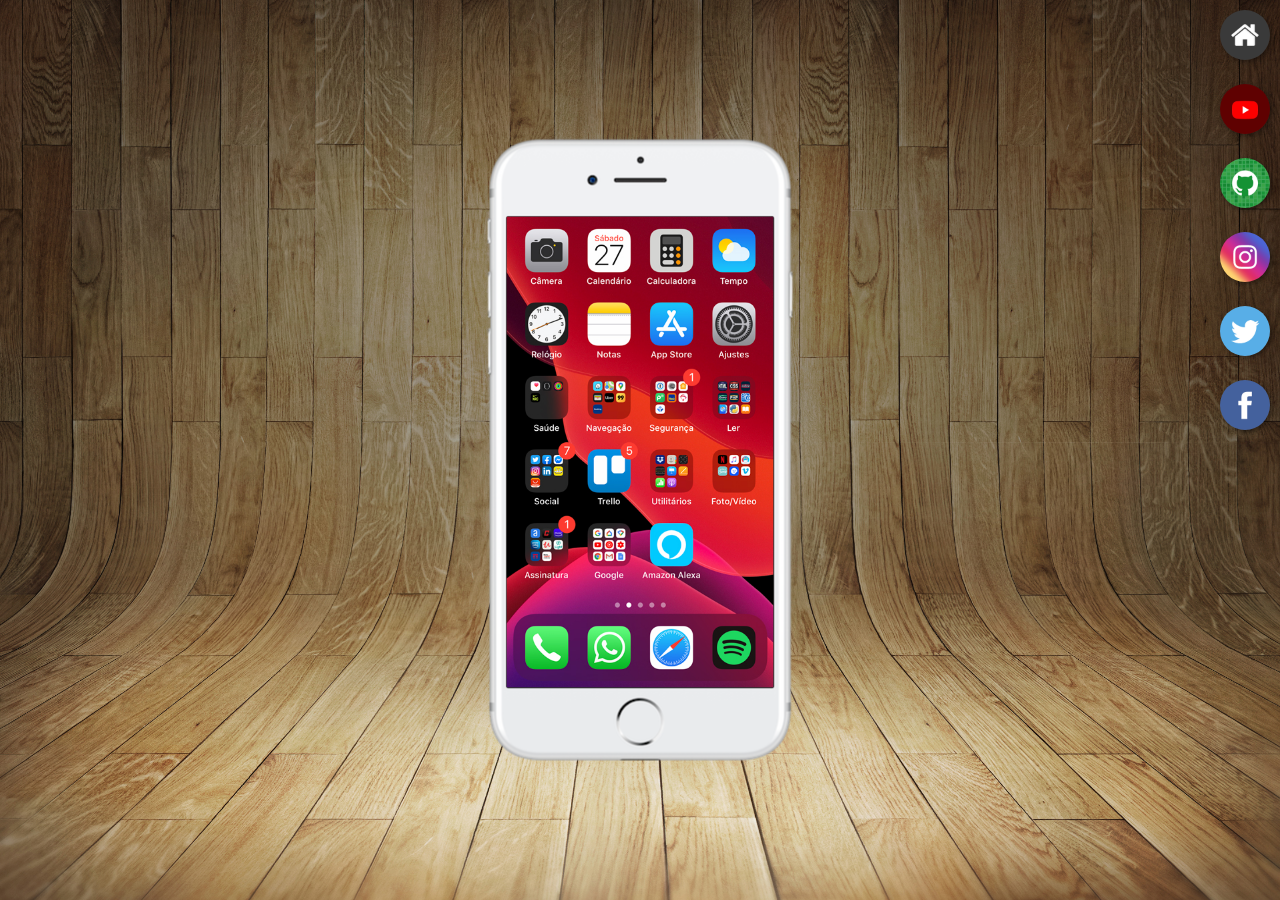
<file: index.html>
<!DOCTYPE html>
<html lang="pt-br">
<head>
    <meta charset="UTF-8">
    <meta name="viewport" content="width=device-width, initial-scale=1.0">
    <link rel="shortcut icon" href="favicon.ico" type="image/x-icon">
    <link rel="stylesheet" href="estilos/style.css">
    <title>Projeto Redes Sociais</title>
</head>
<body>
    <main>
        <section id="telefone">
            <iframe src="home.html" name="tela" id="tela" frameborder="0">
                Seu navegador não suporta iframes.
            </iframe>
        </section>
        <section id="redes-sociais">
            <a href="home.html" target="tela"><img src="imagens/logo-home.jpg" alt="Home"></a><br>
            <a href="youtube.html" target="tela"><img src="imagens/logo-youtube.jpg" alt="YouTube"></a><br>
            <a href="github.html" target="tela"><img src="imagens/logo-github.jpg" alt="GitHub"></a><br>
            <a href="instagram.html" target="tela"><img src="imagens/logo-instagram.jpg" alt="Instagram"></a><br>
            <a href="twiter.html" target="tela"><img src="imagens/logo-twitter.jpg" alt="Twitter"></a><br>
            <a href="facebook.html" target="tela"><img src="imagens/logo-facebook.jpg" alt="Facebook"></a>
        </section>
    </main>
</body>
</html>
</file>
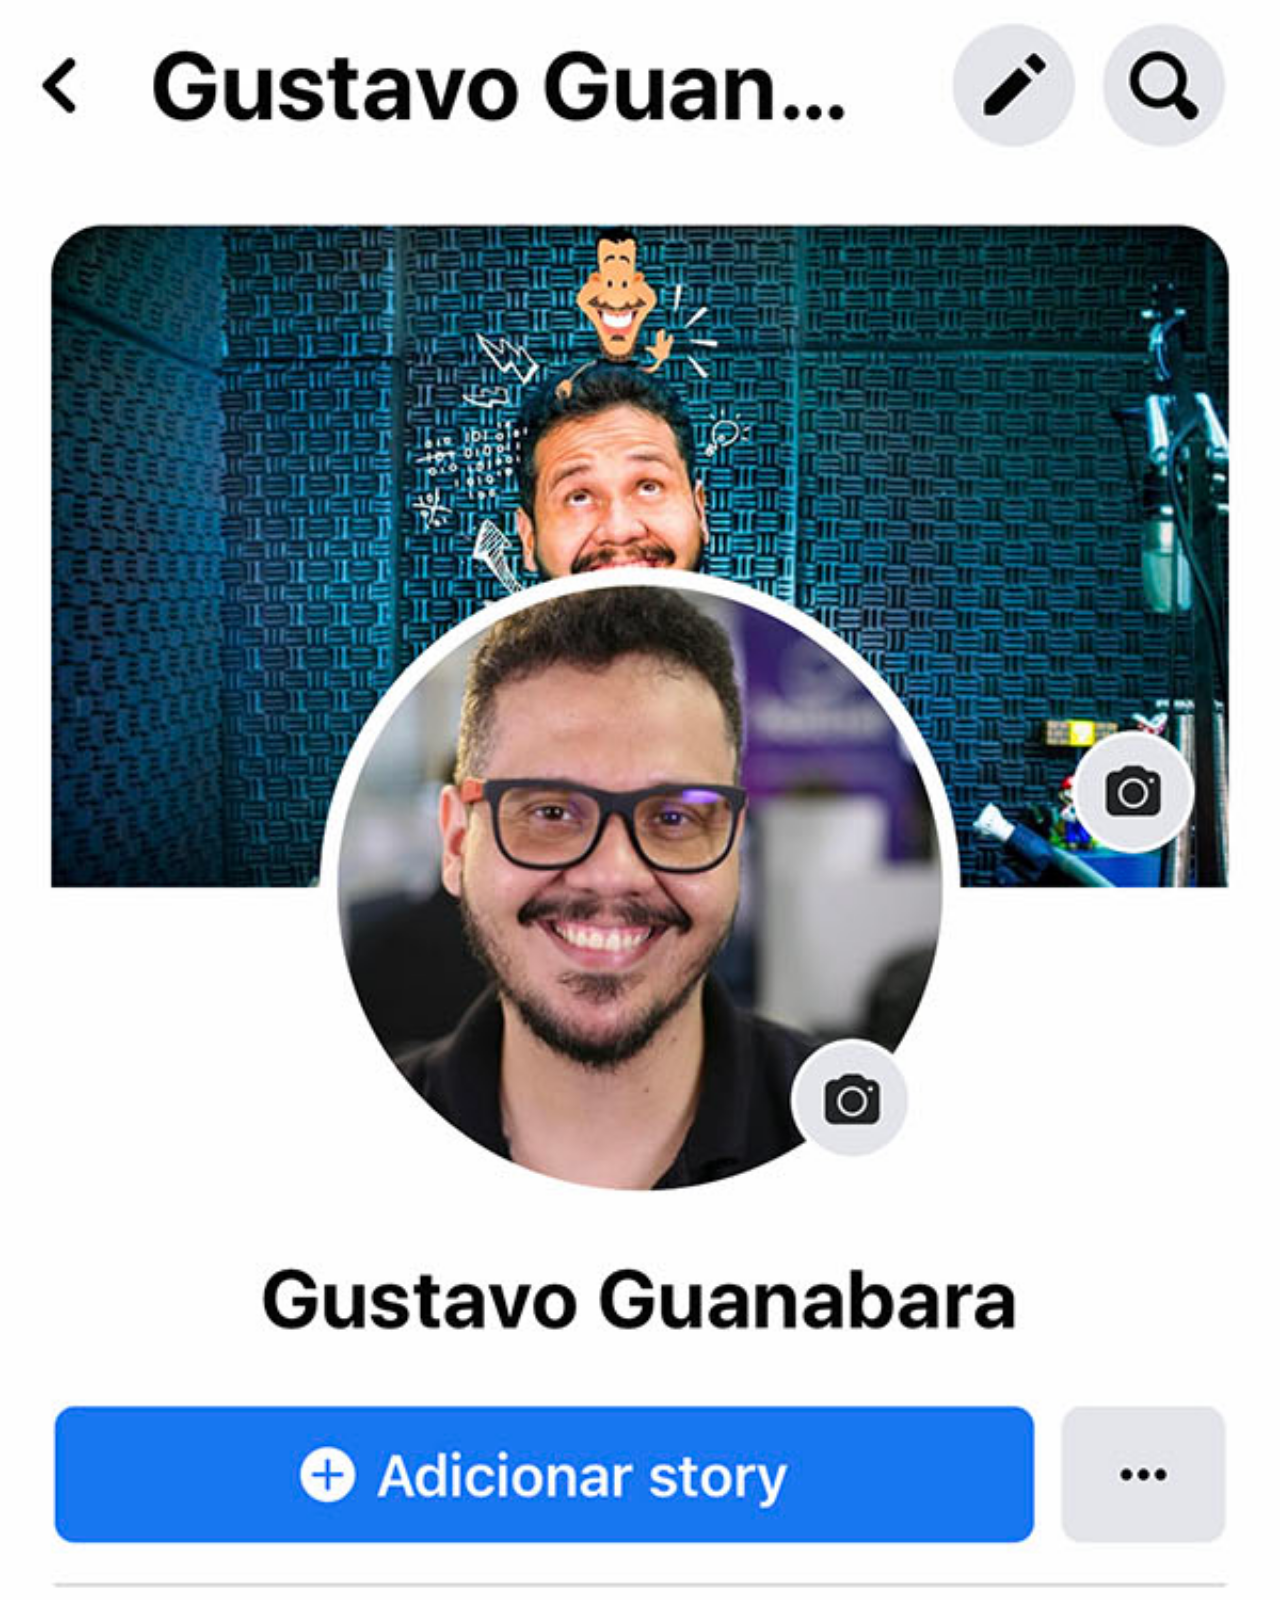
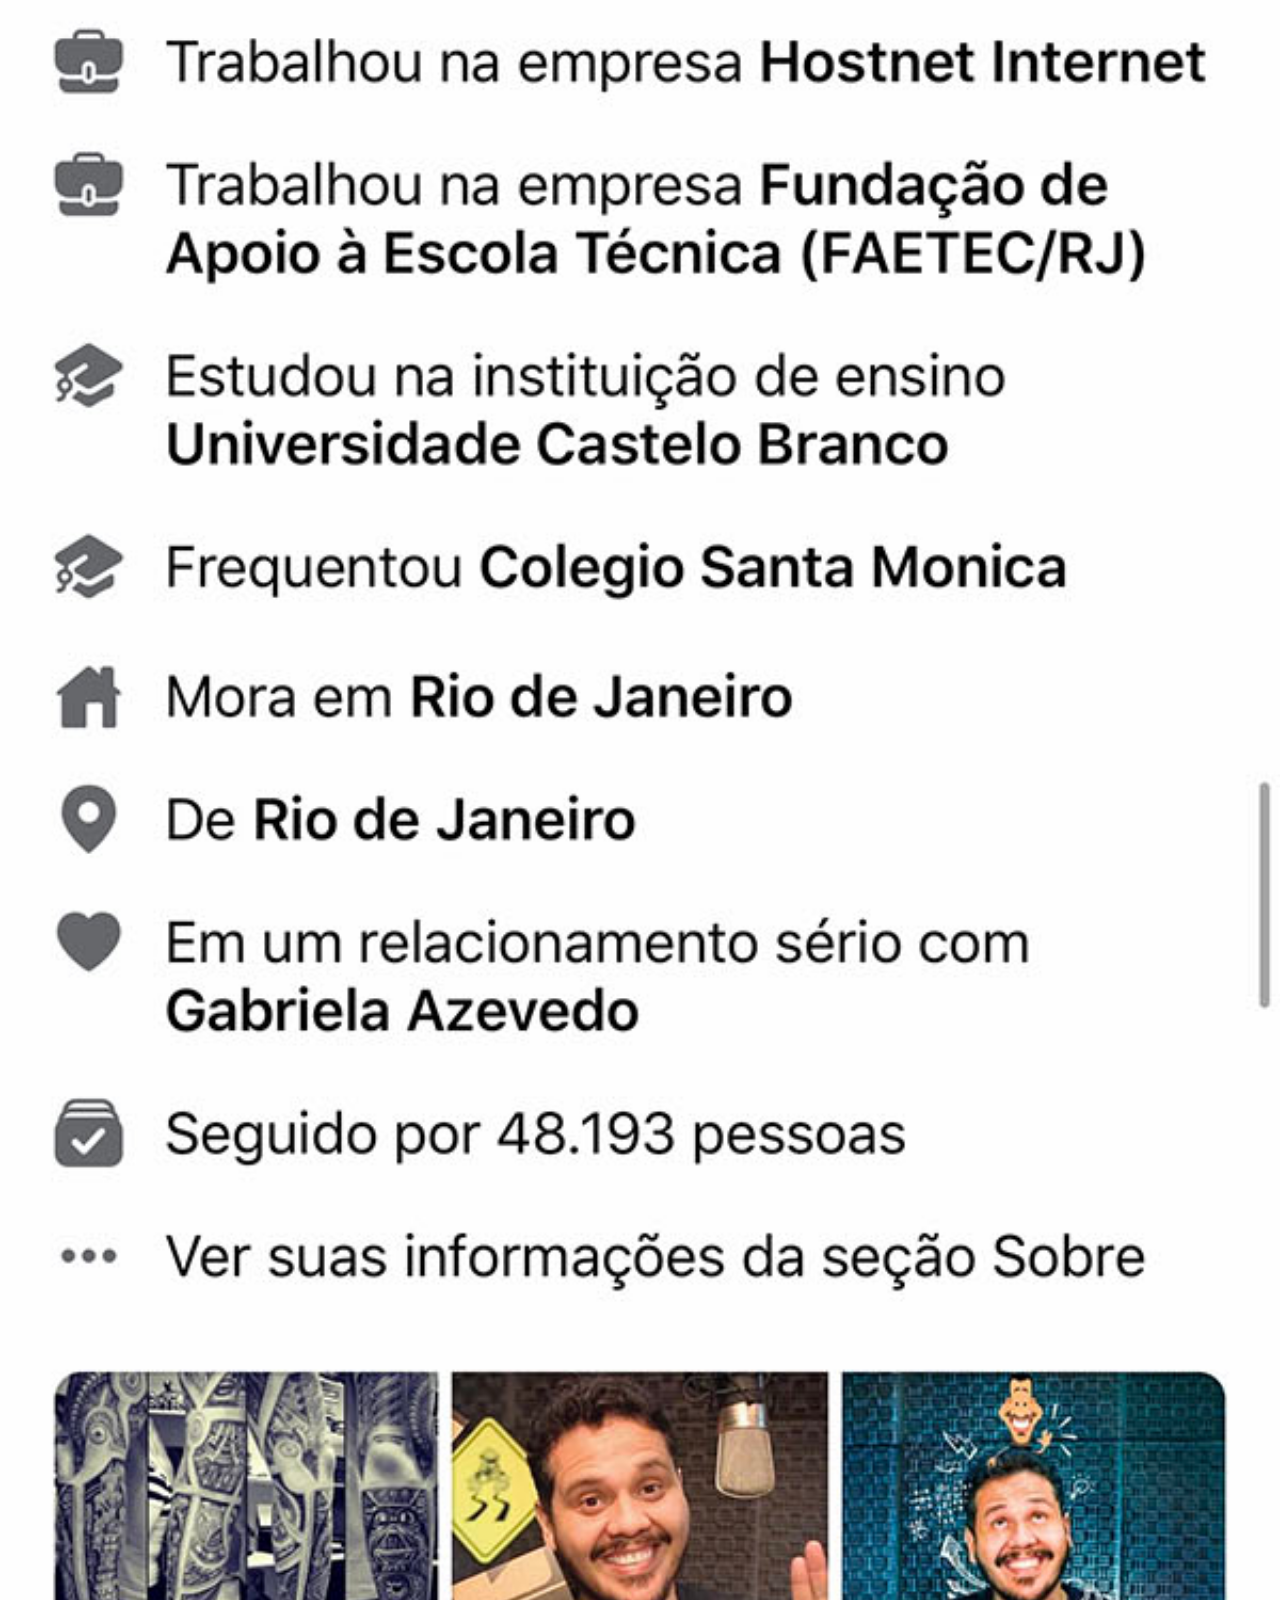
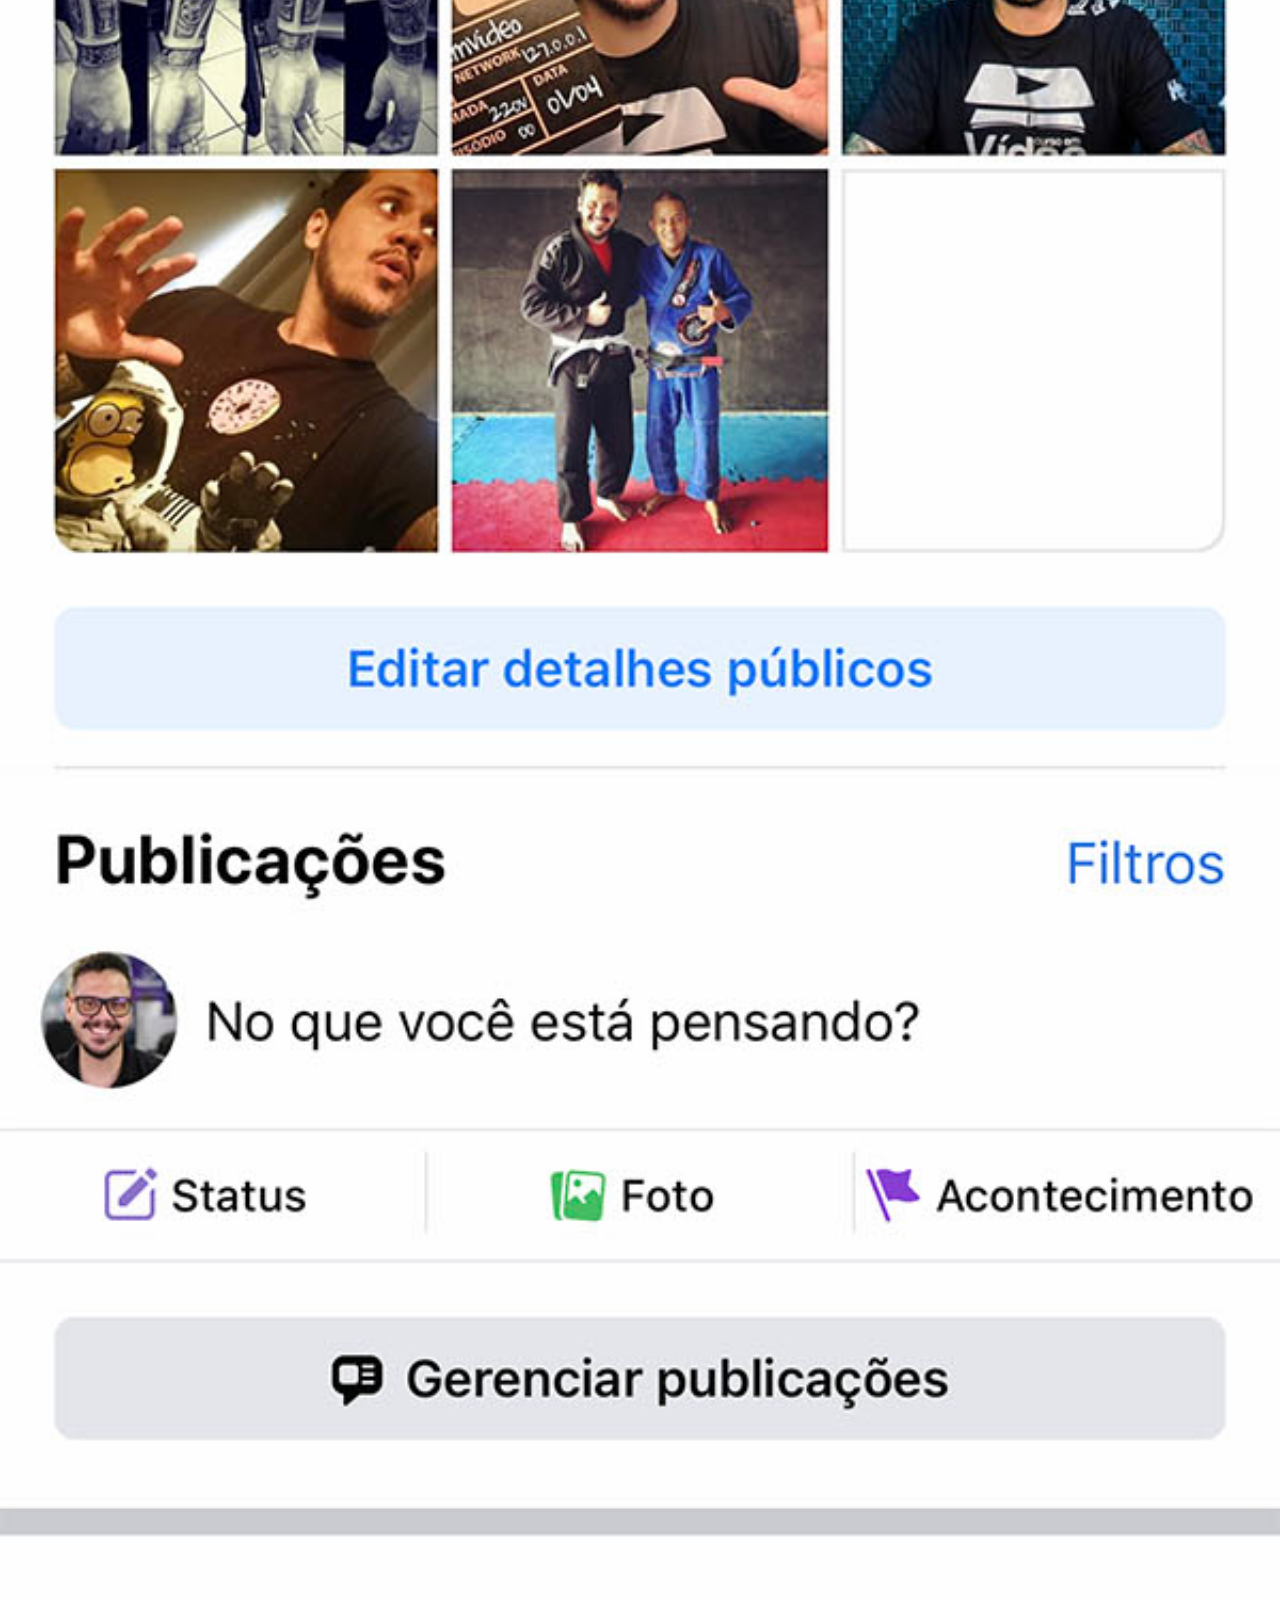
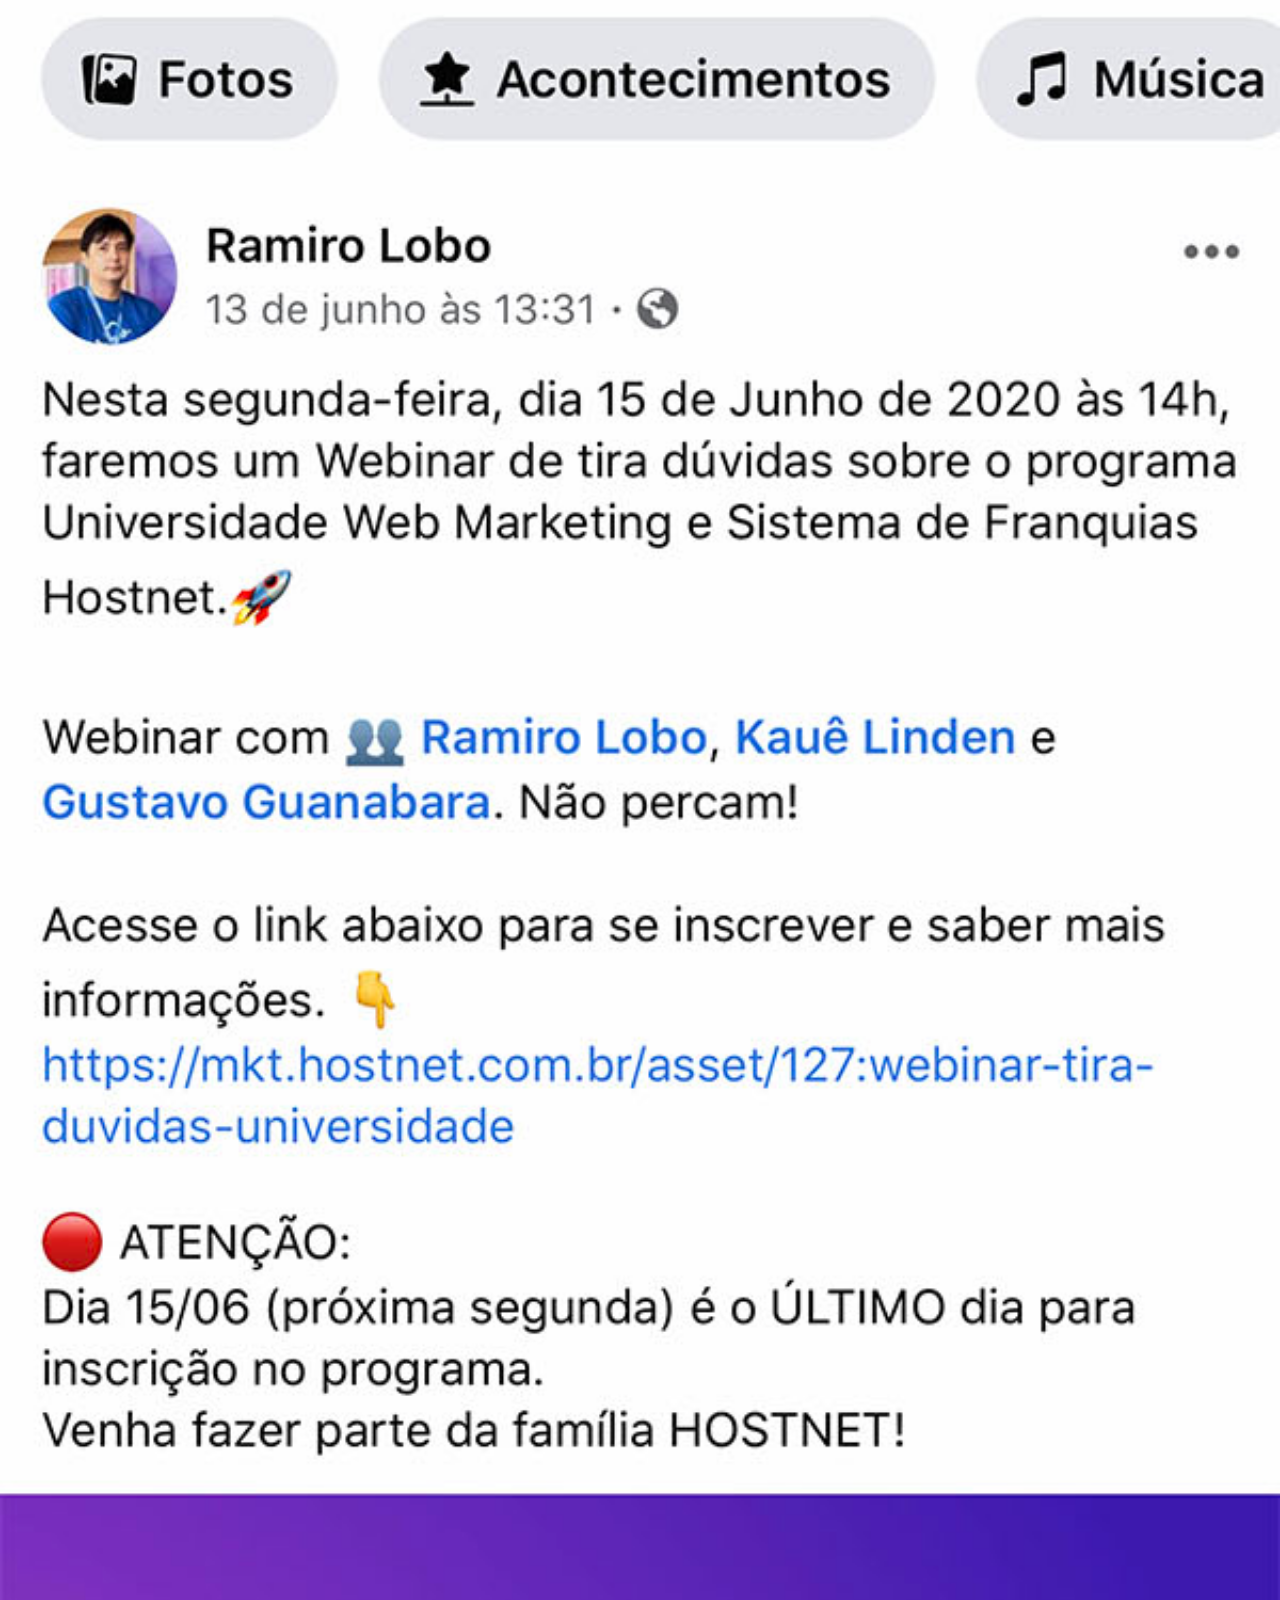
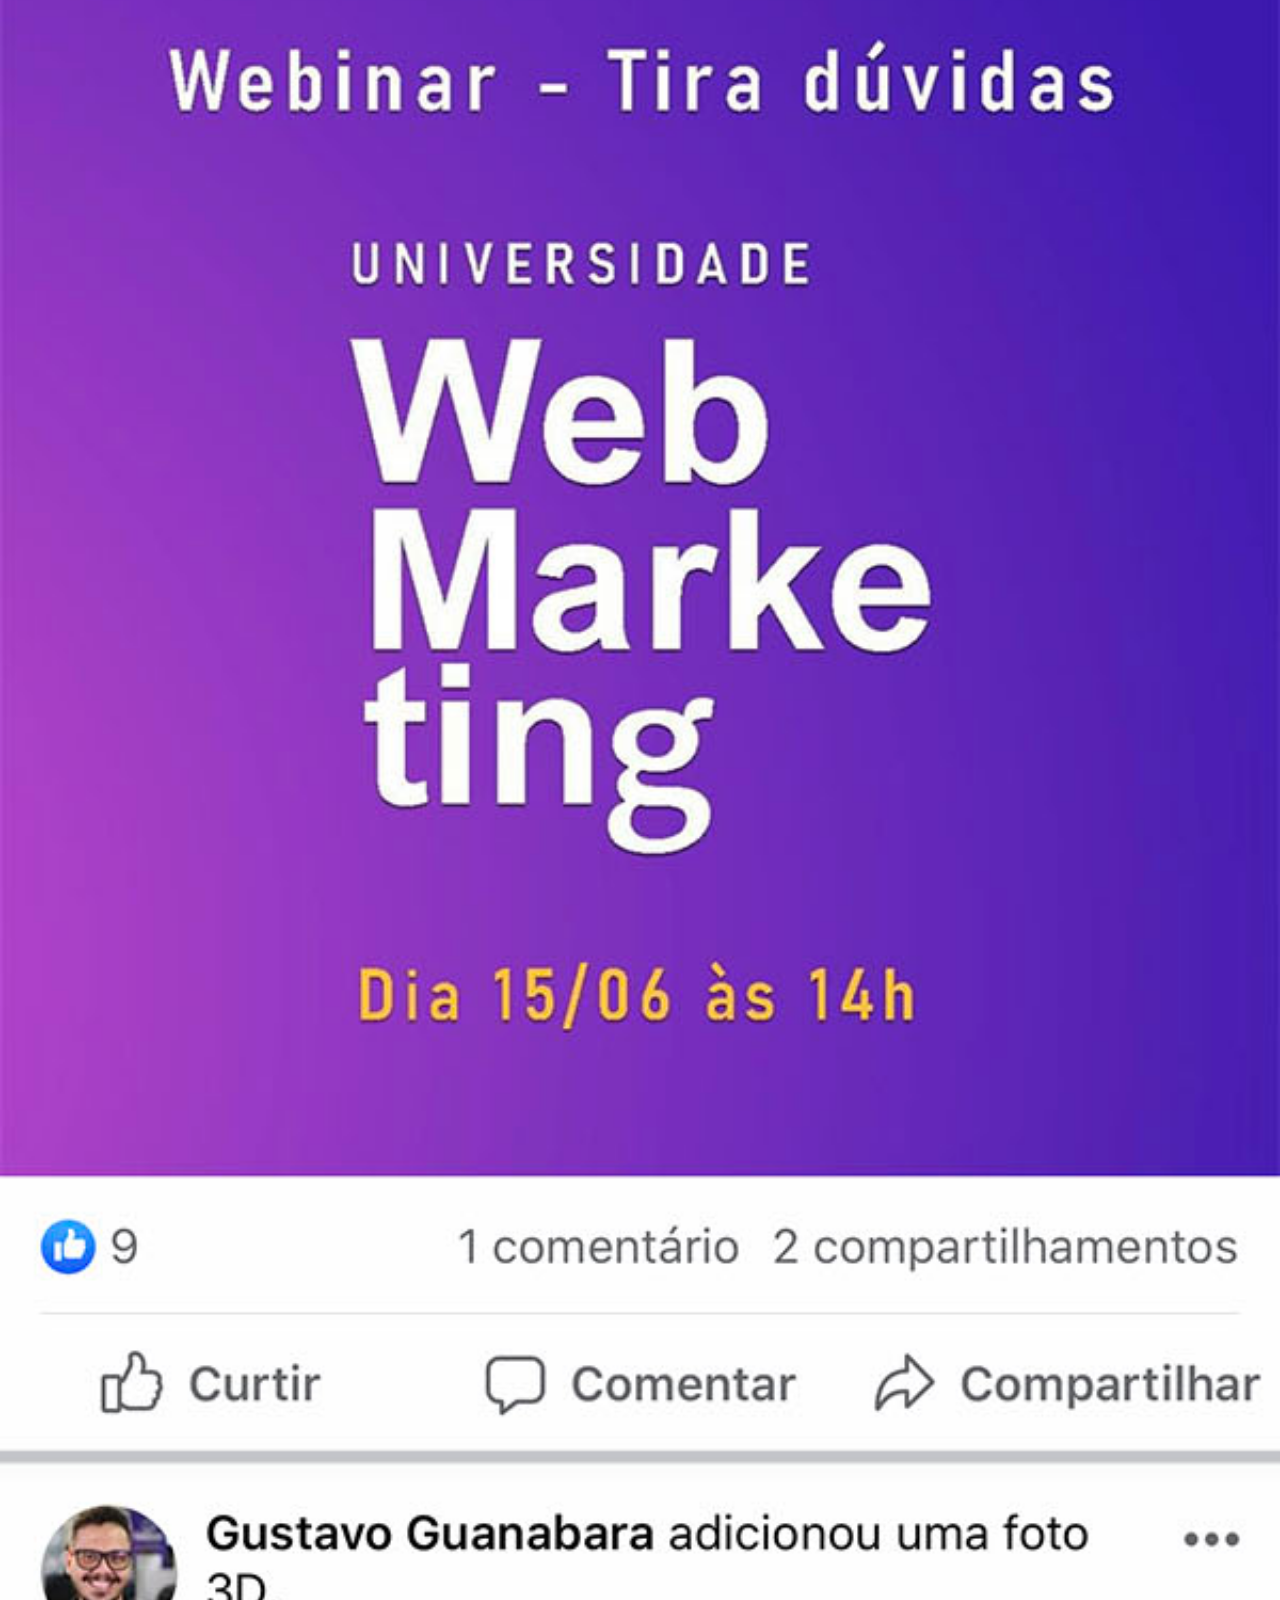
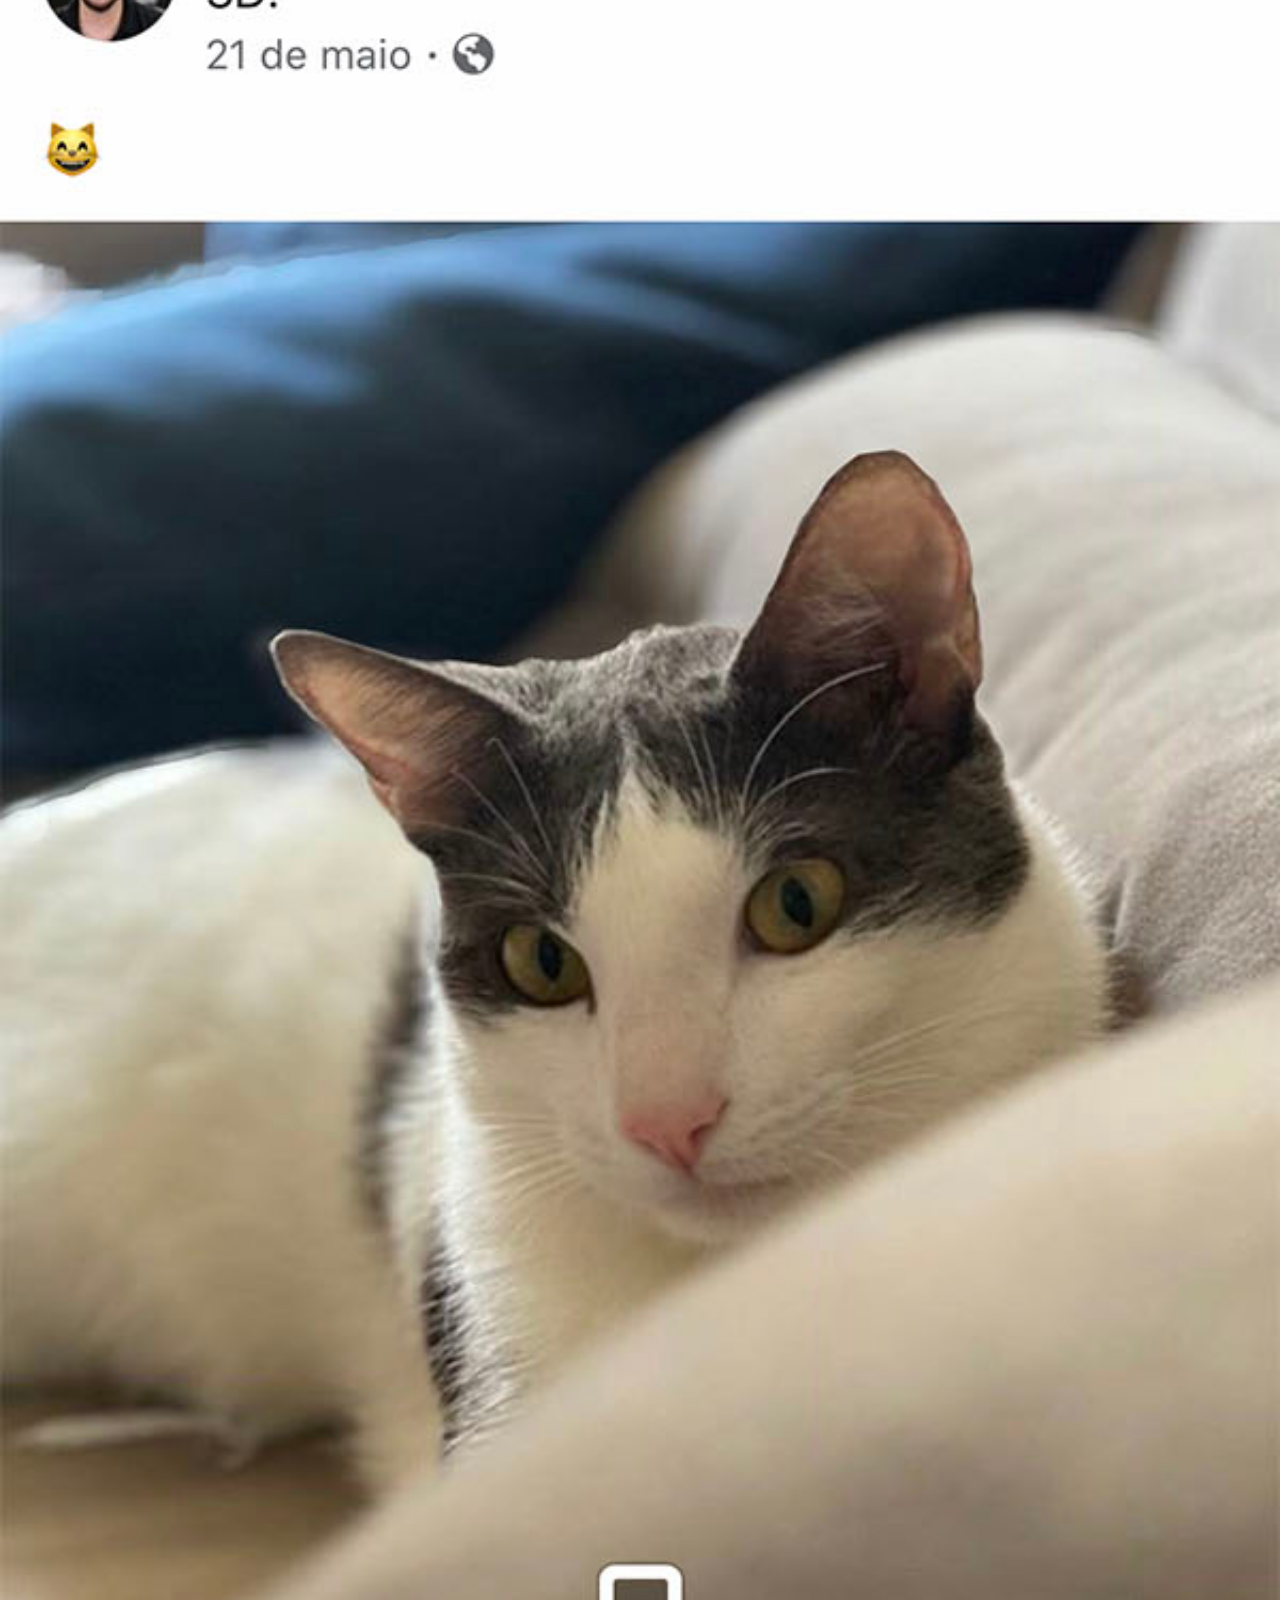
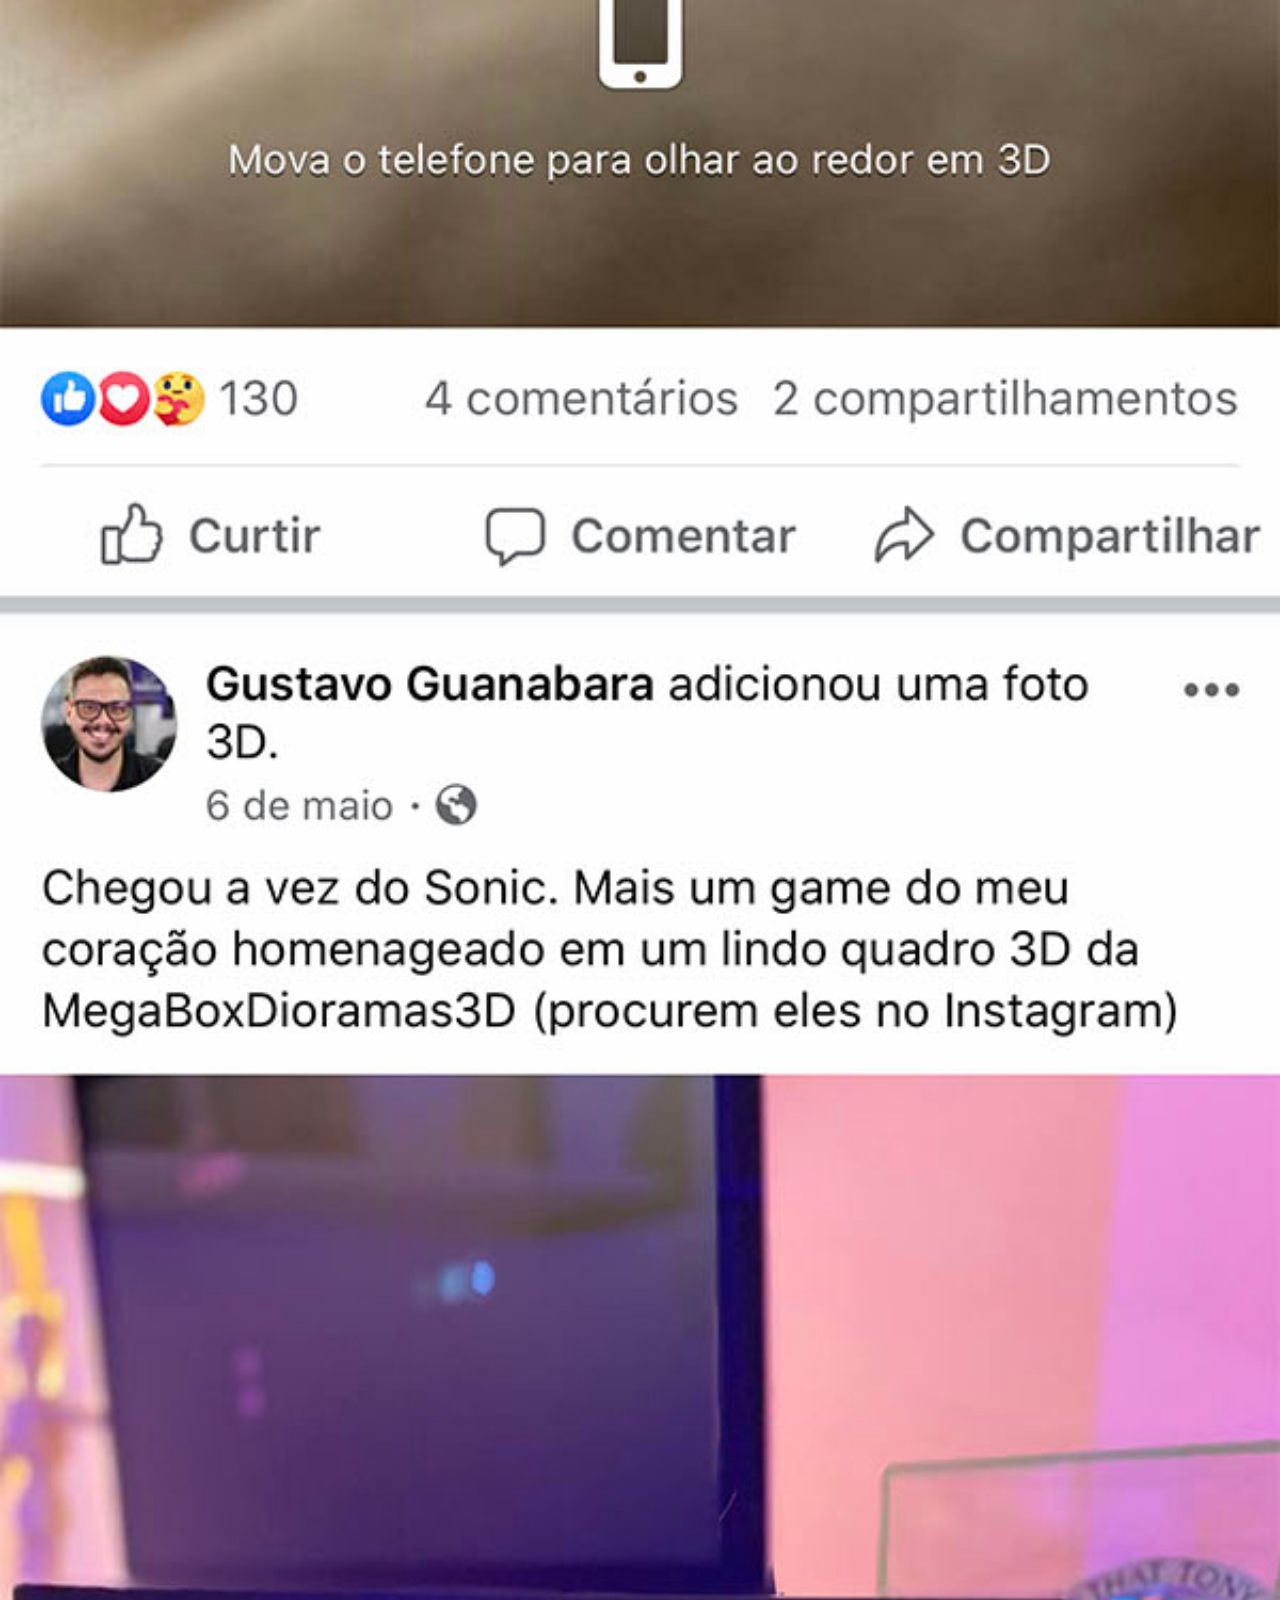
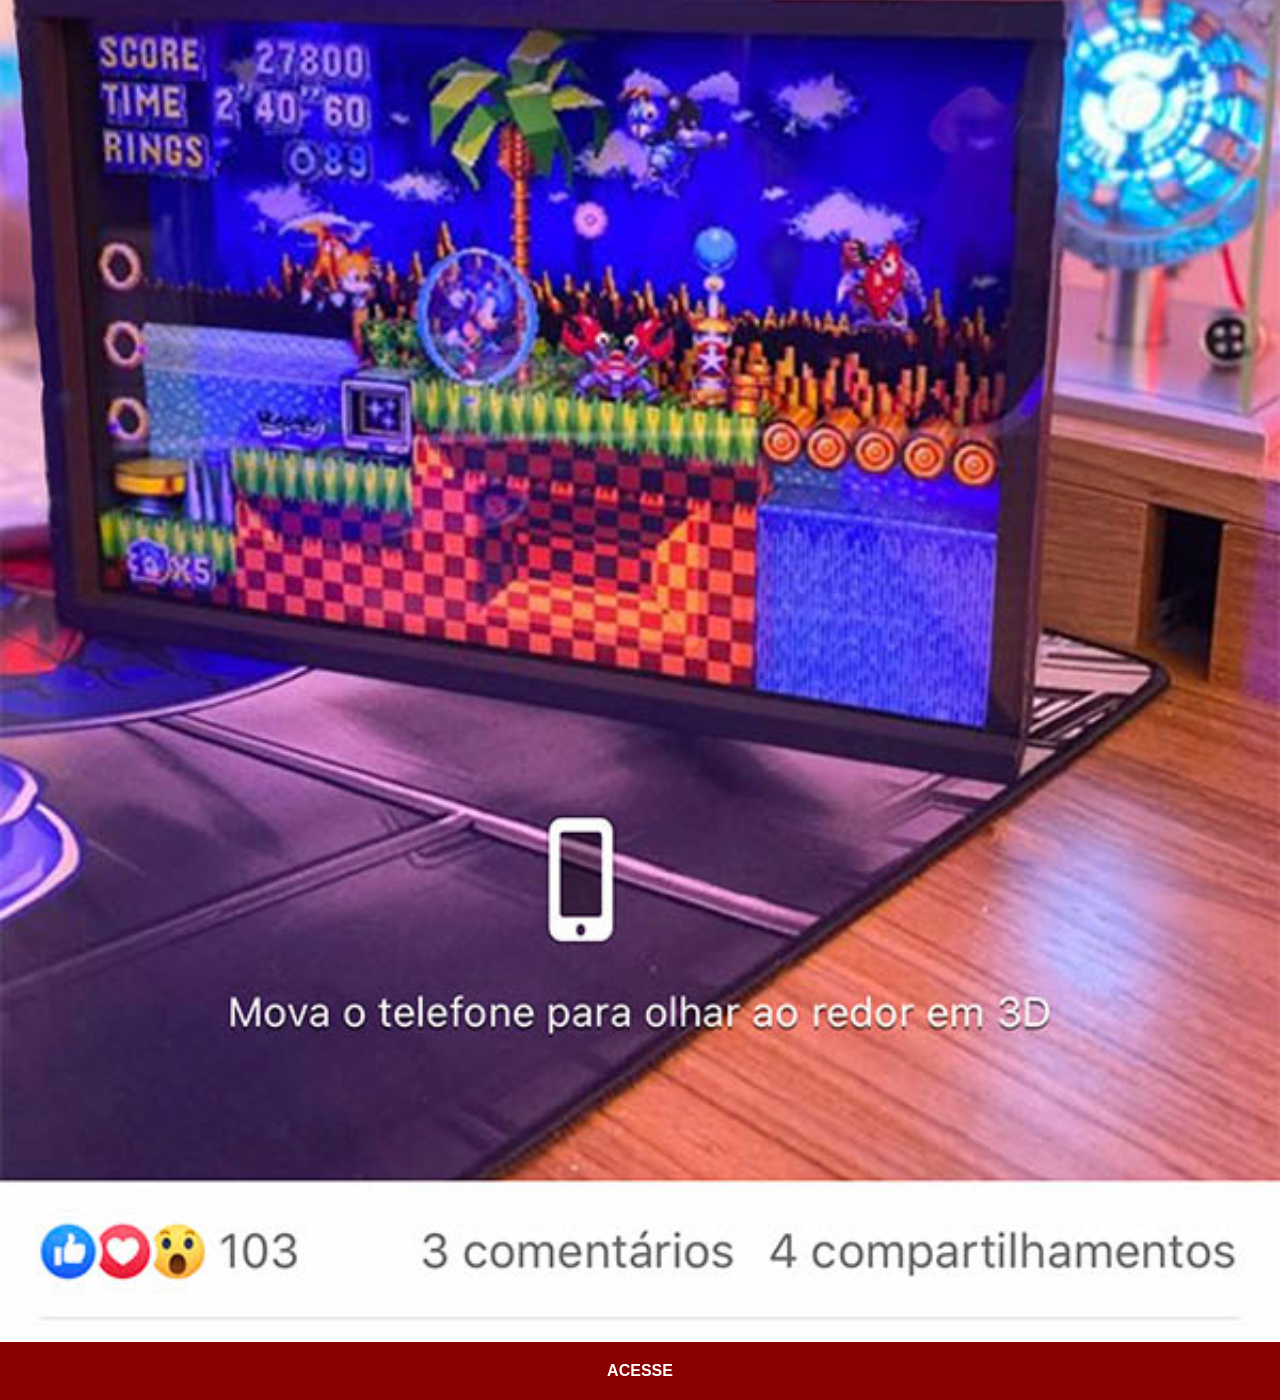
<file: facebook.html>
<!DOCTYPE html>
<html lang="pt-br">
<head>
    <meta charset="UTF-8">
    <meta name="viewport" content="width=device-width, initial-scale=1.0">
    <title>Facebook</title>
    <link rel="stylesheet" href="estilos/social.css">
</head>
<body>
    <img src="imagens/tela-facebook.jpg" alt="Facebook">
    <a href="https://facebook.com" target="_blank">ACESSE</a>
</body>
</html>
</file>
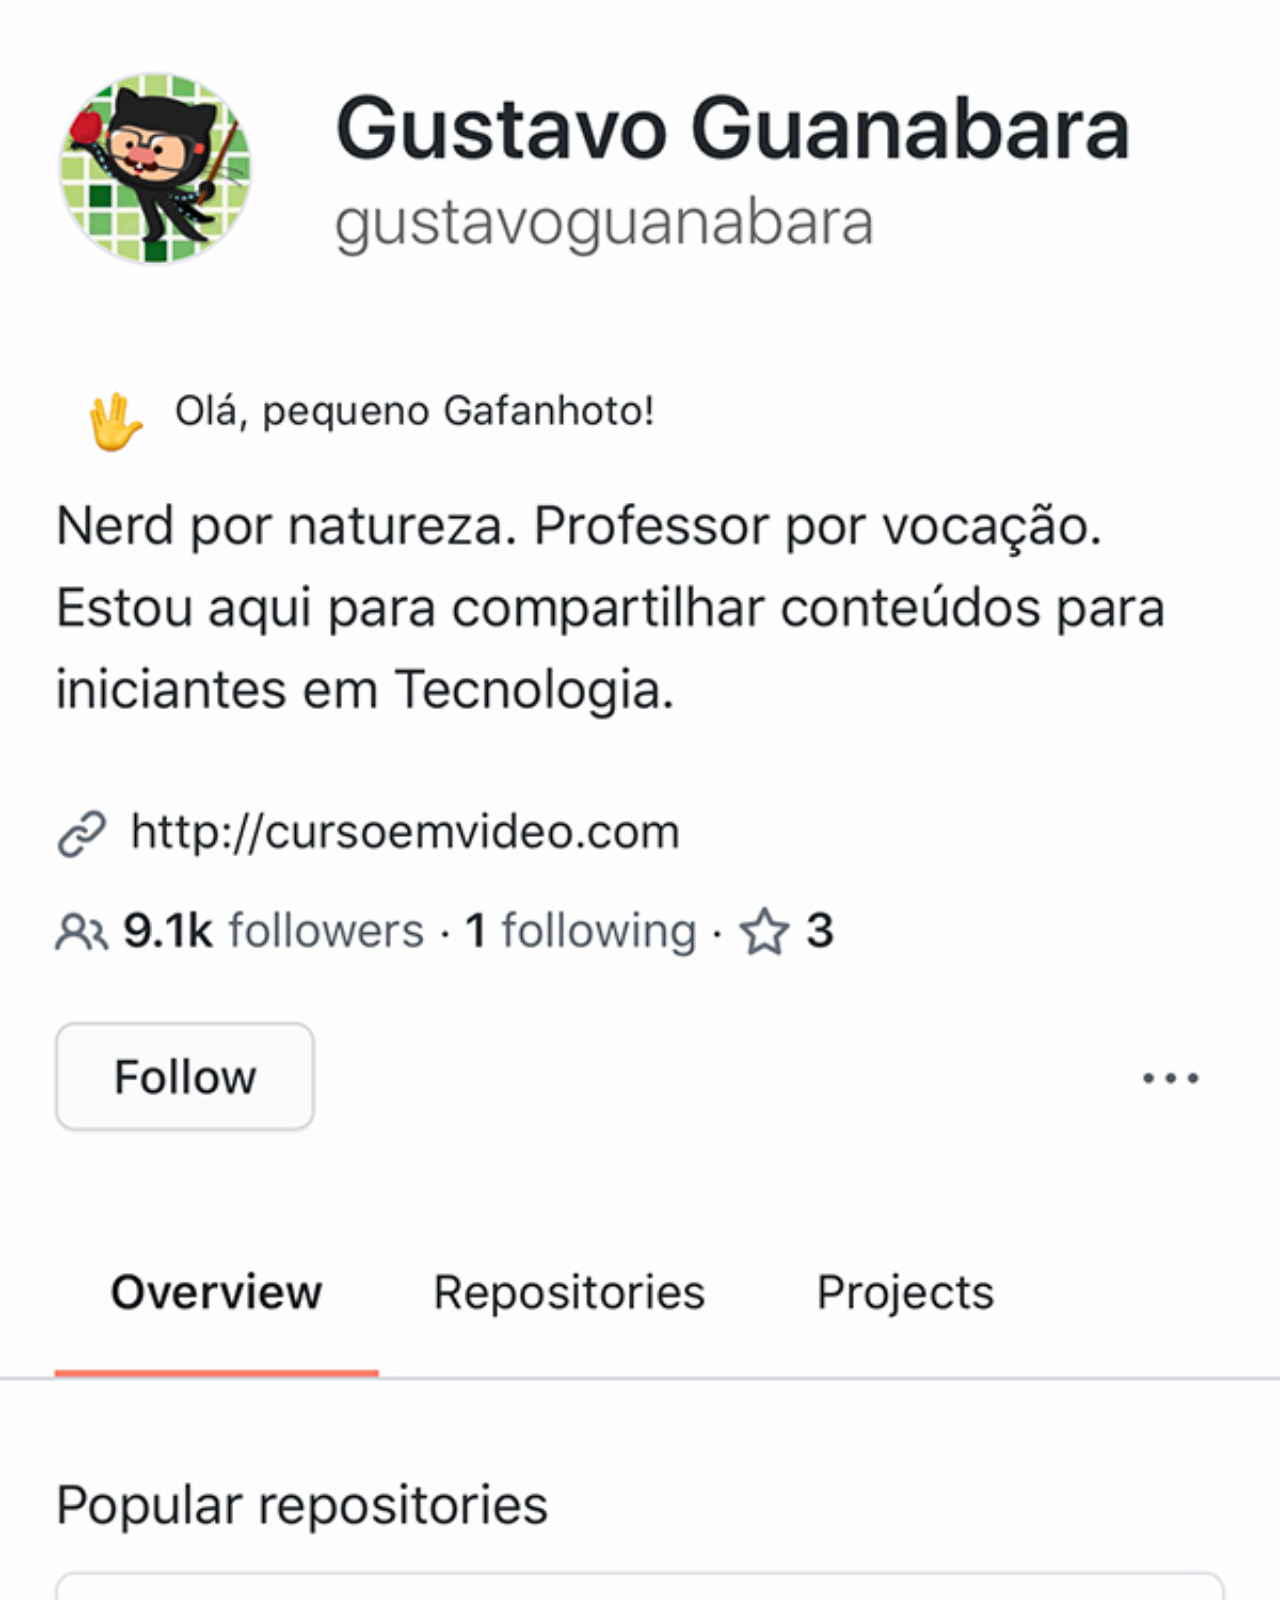
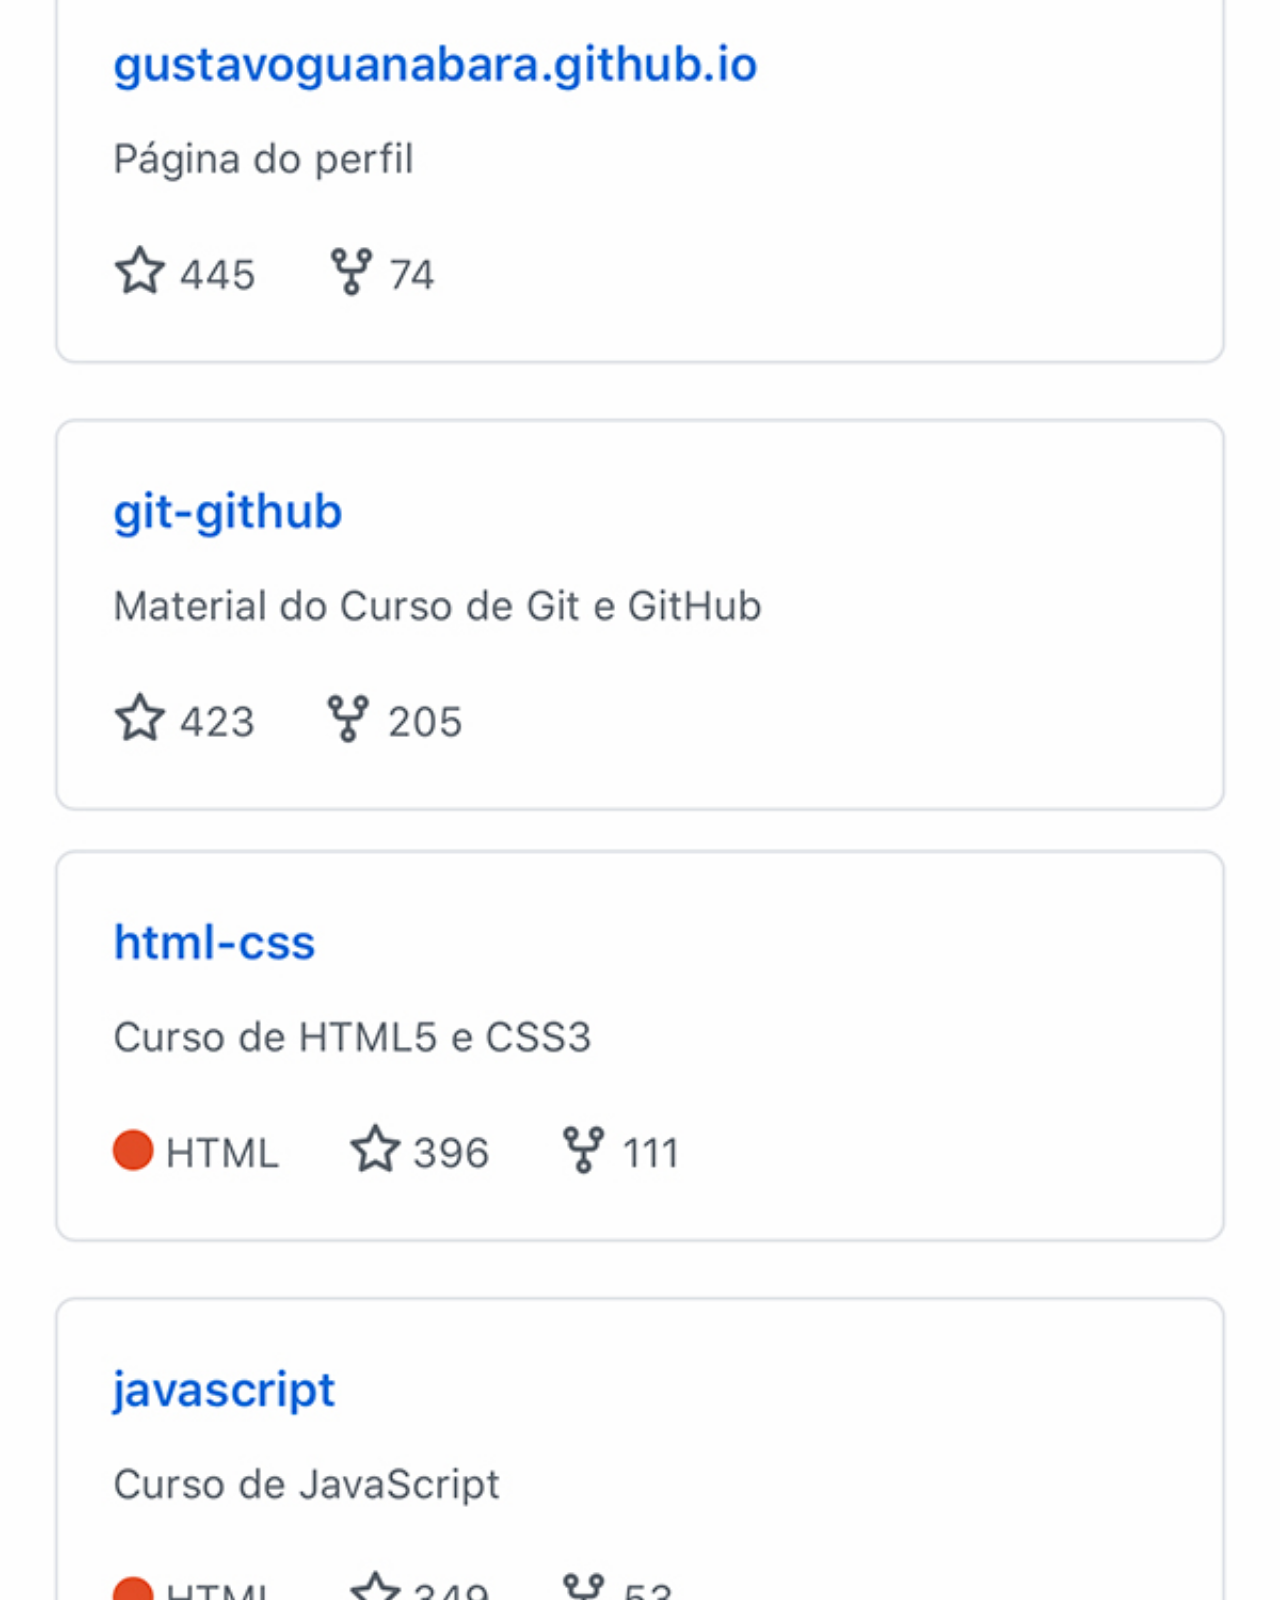
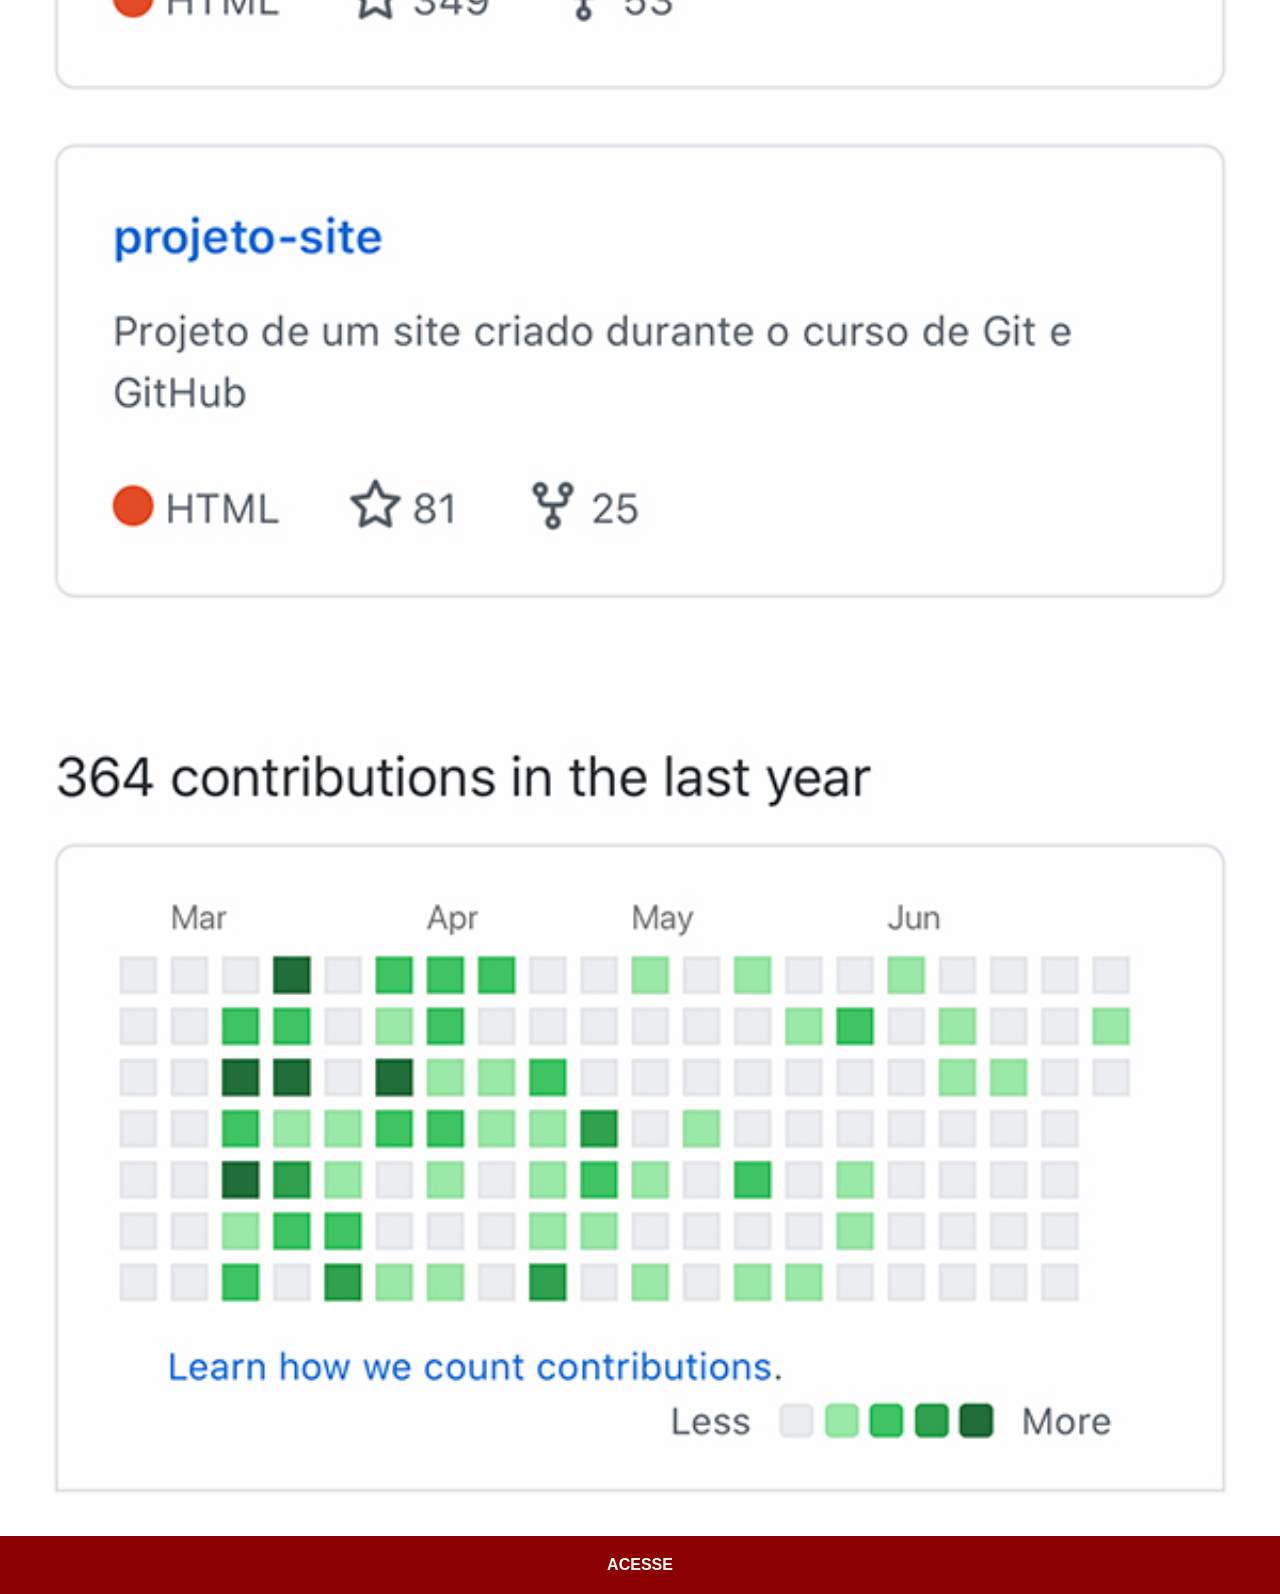
<file: github.html>
<!DOCTYPE html>
<html lang="pt-br">
<head>
    <meta charset="UTF-8">
    <meta name="viewport" content="width=device-width, initial-scale=1.0">
    <title>GitHub</title>
    <link rel="stylesheet" href="estilos/social.css">
</head>
<body>
    <img src="imagens/tela-github.jpg" alt="GitHub">
    <a href="https://github.com/Leandro-r00" target="_blank">ACESSE</a>
</body>
</html>
</file>
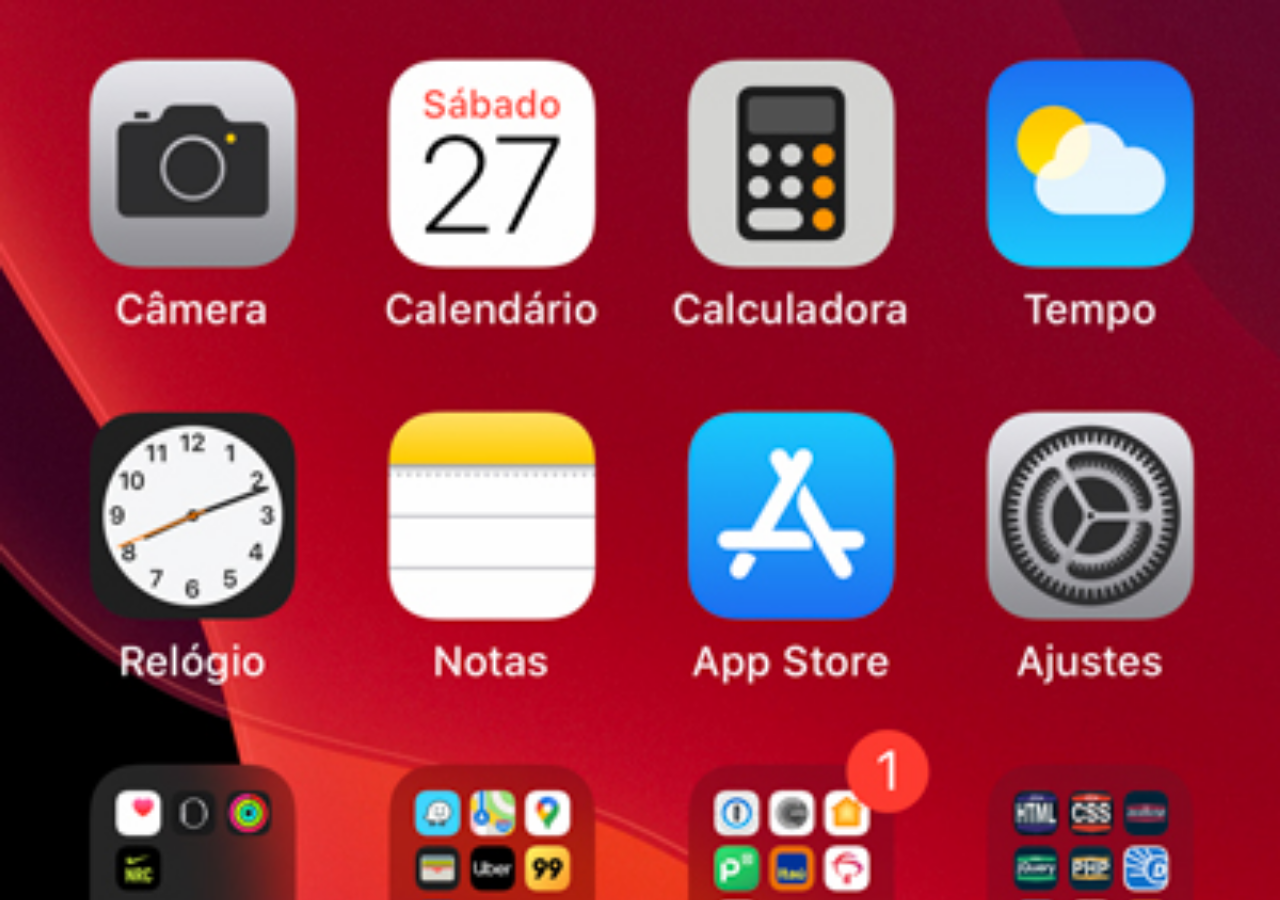
<file: home.html>
<!DOCTYPE html>
<html lang="pt-br">
<head>
    <meta charset="UTF-8">
    <meta name="viewport" content="width=device-width, initial-scale=1.0">
    <title>Home</title>
</head>
<style>
    * {
        margin: 0;
        padding: 0;
    }
    body {
        width: 100vw;
        height: 100vh;
        background: black url('imagens/tela-home.jpg') no-repeat top center;
        background-size: cover;
    }
</style>
<body>
    
</body>
</html>
</file>
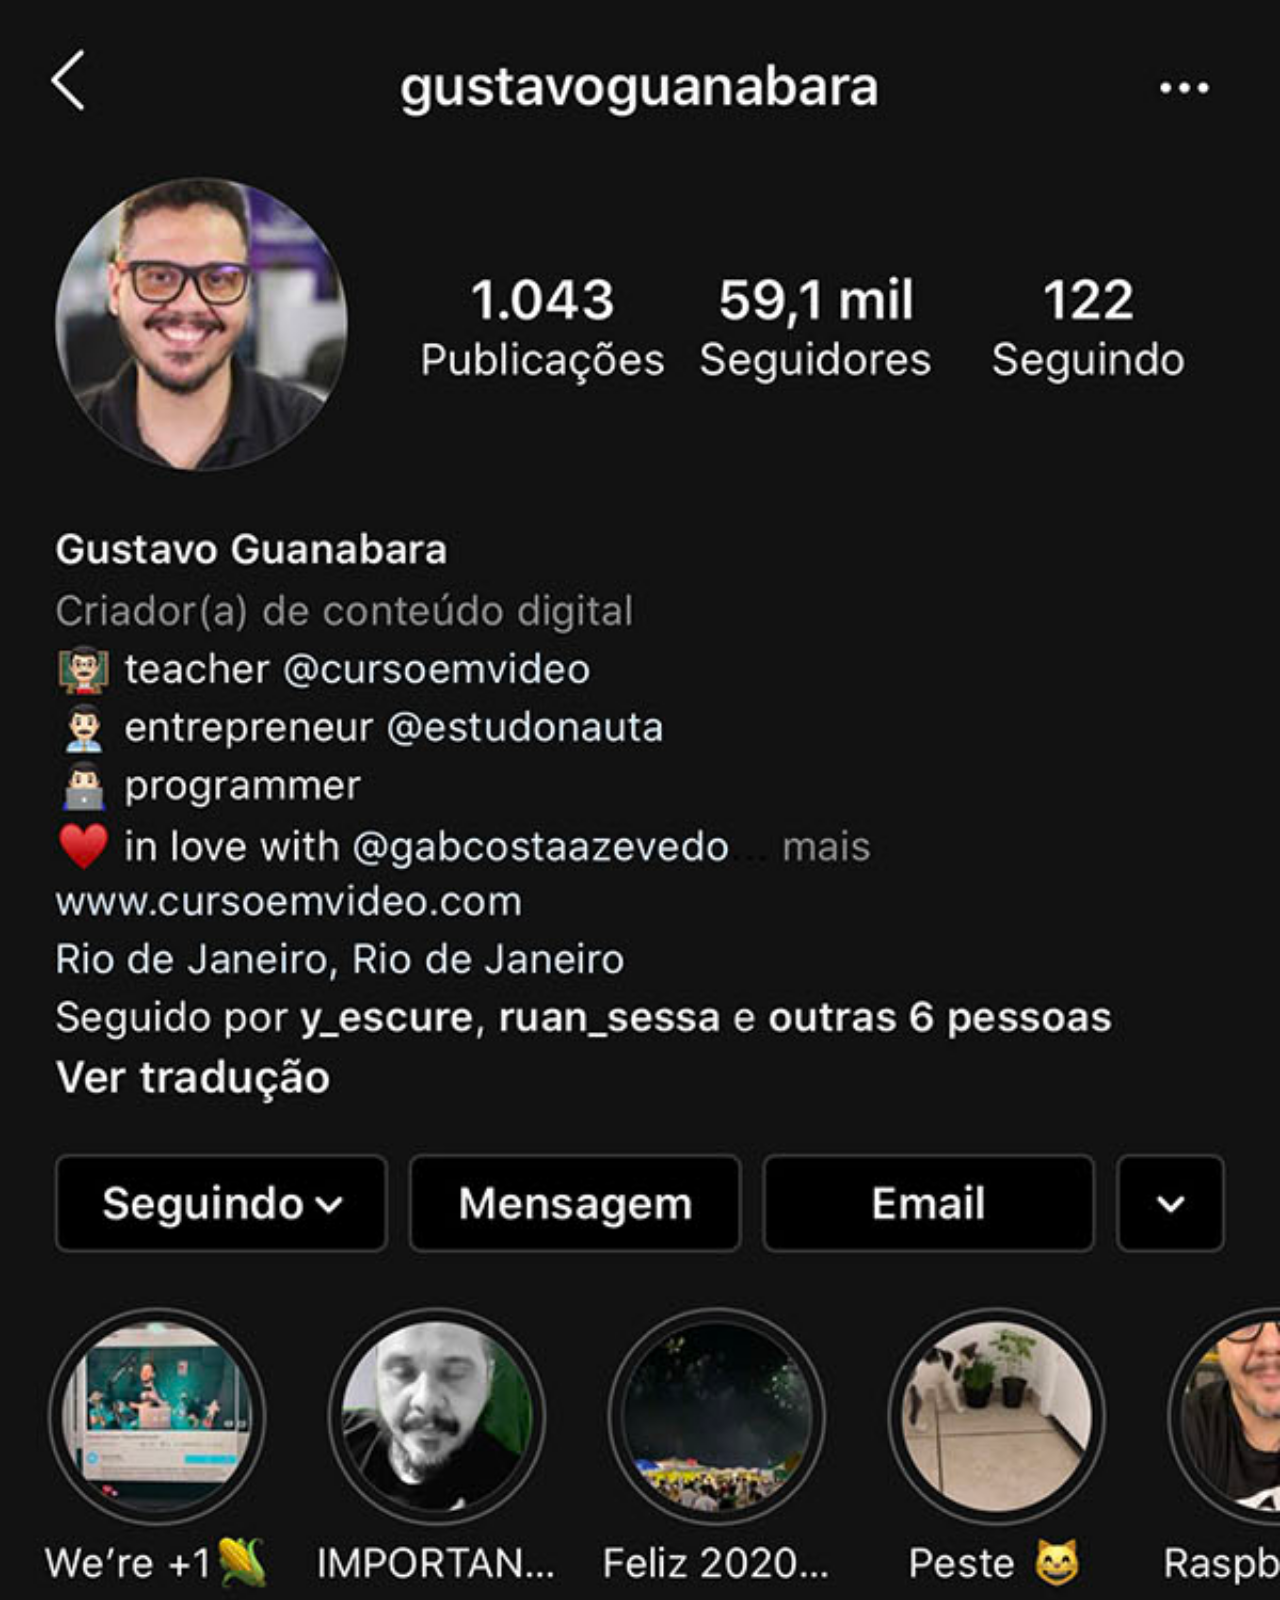
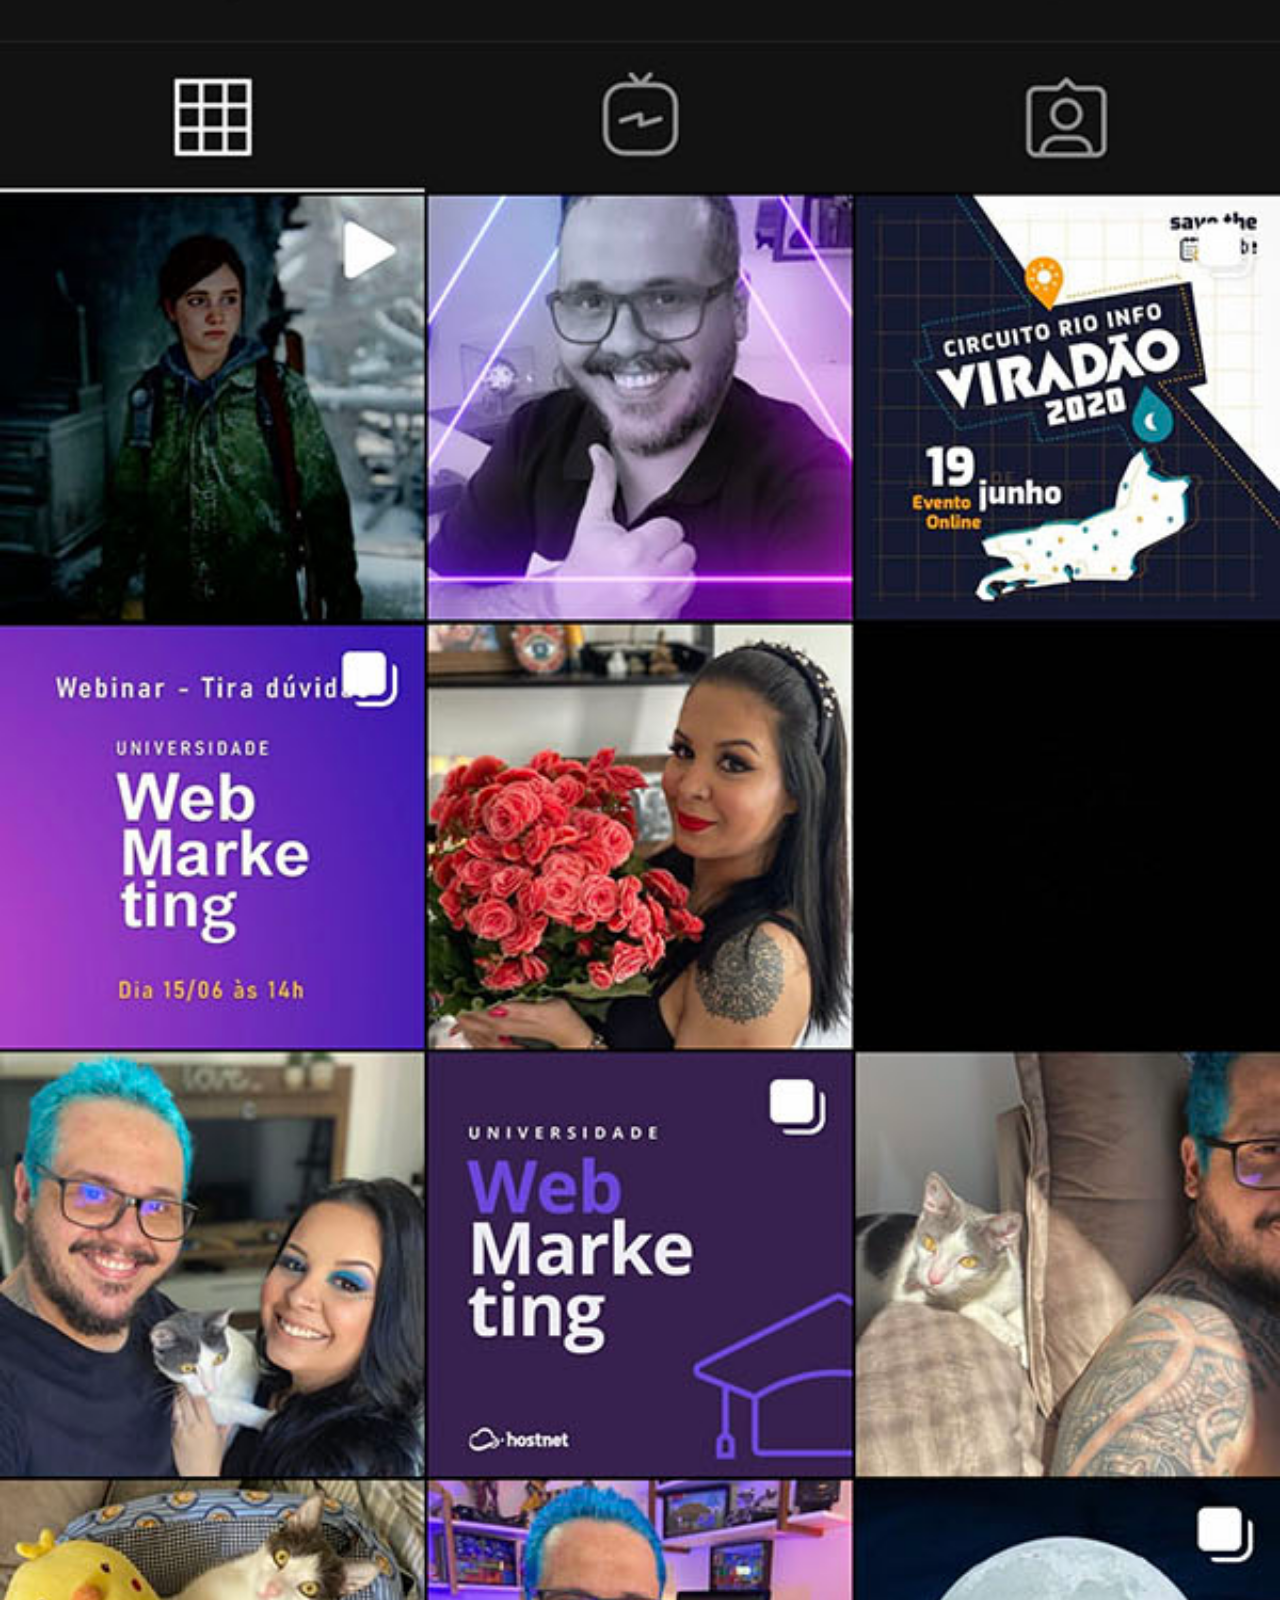
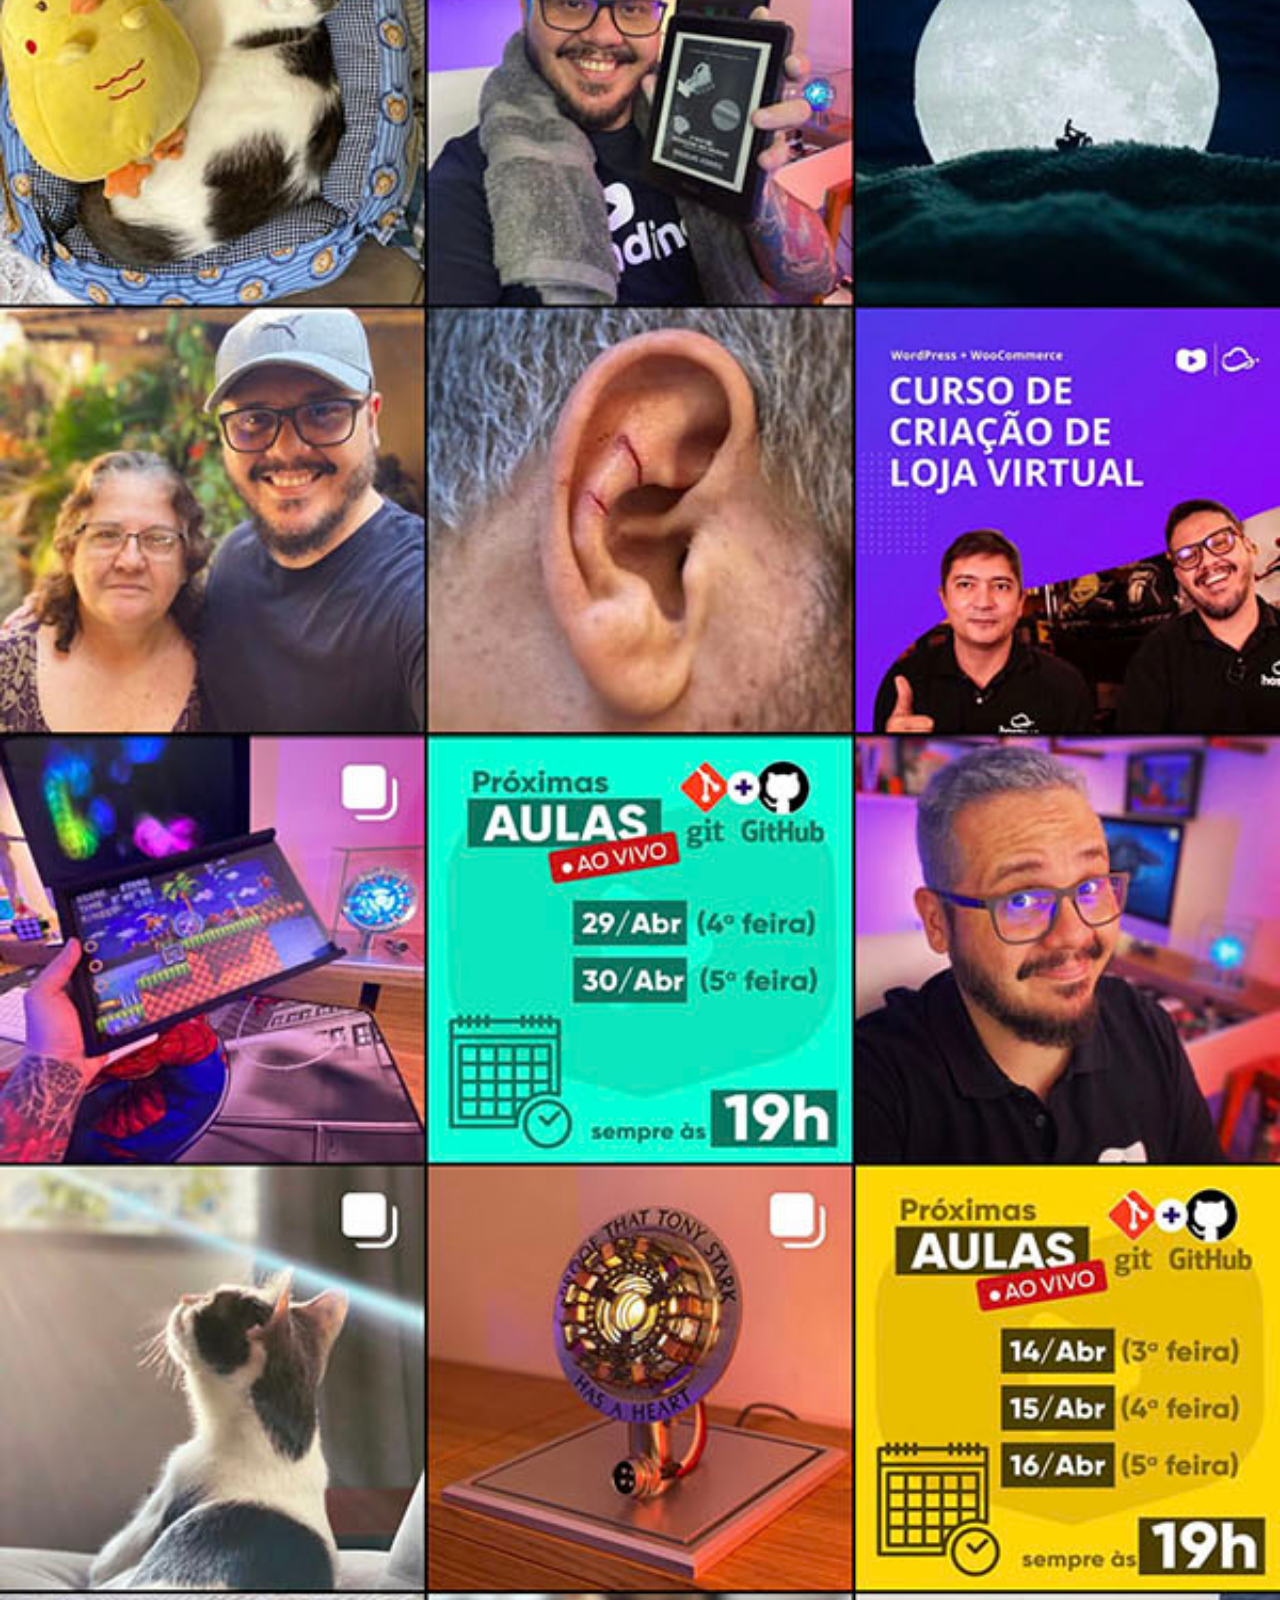
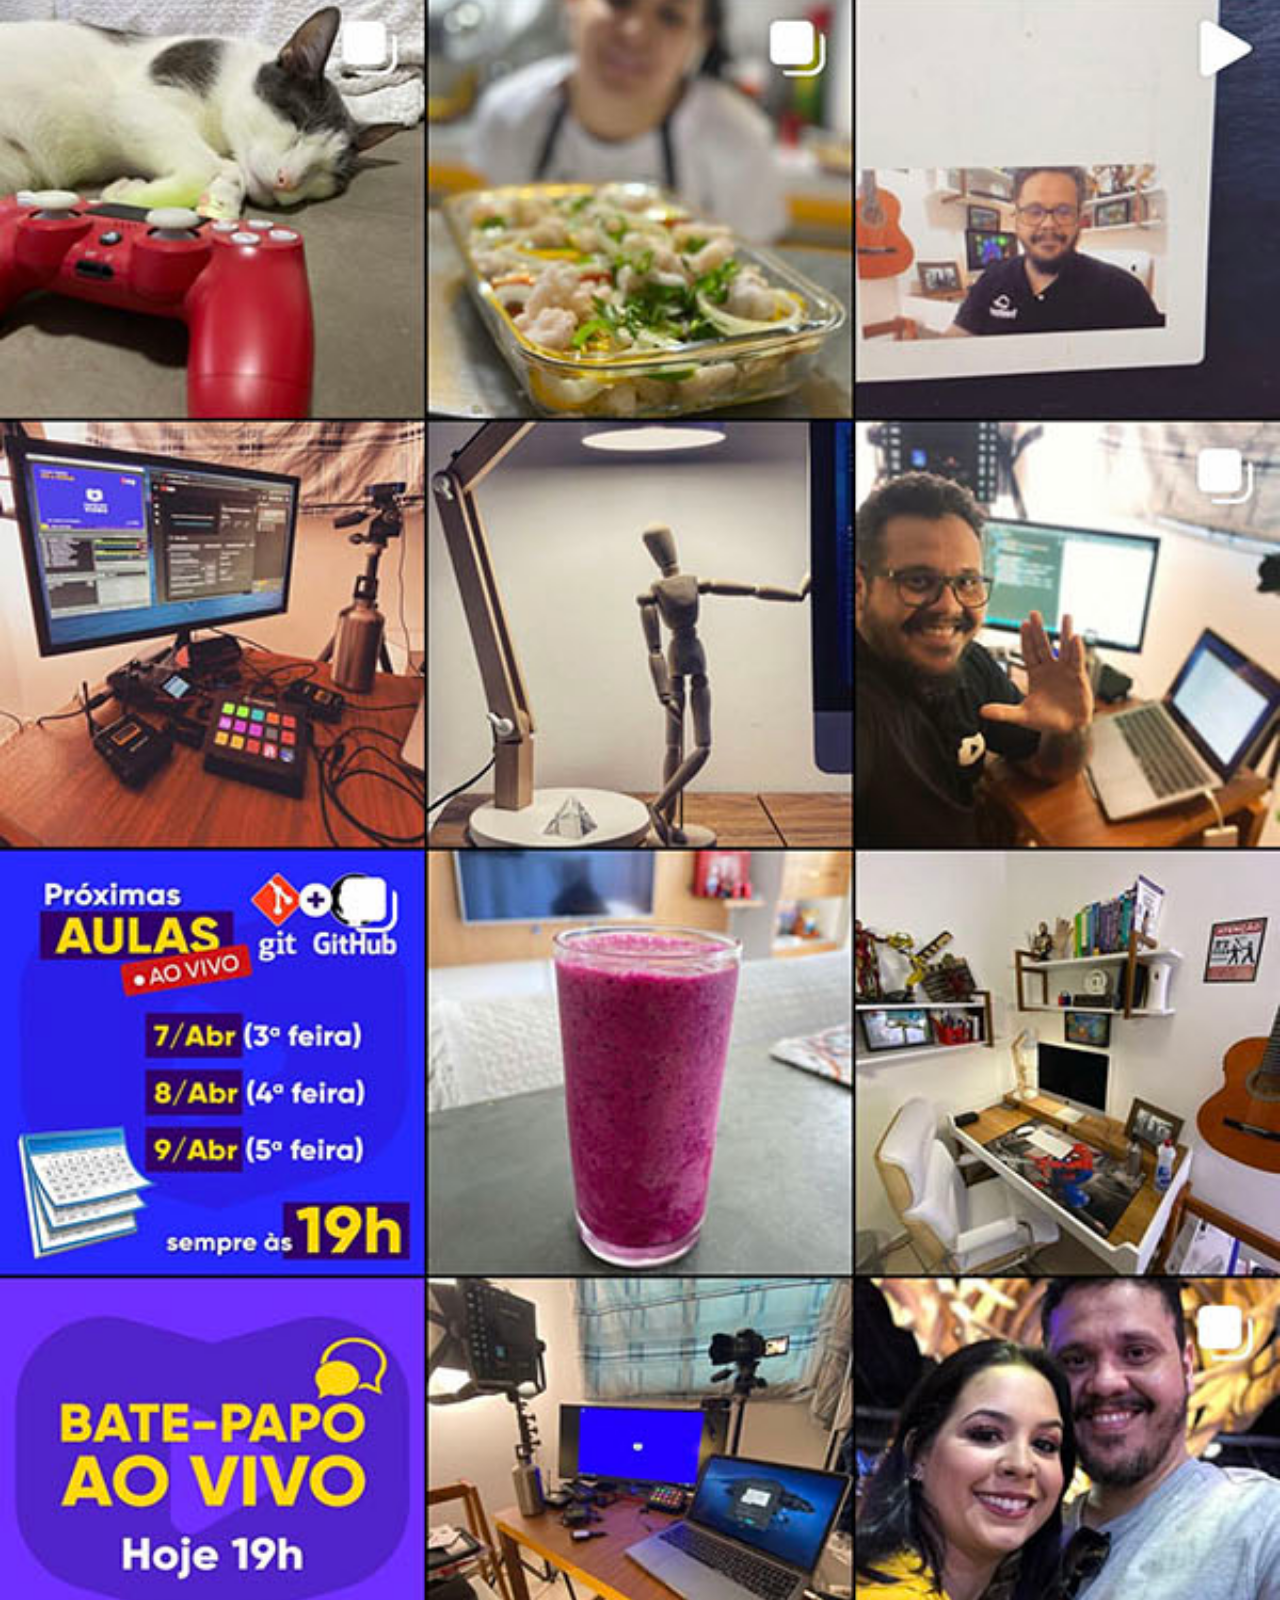
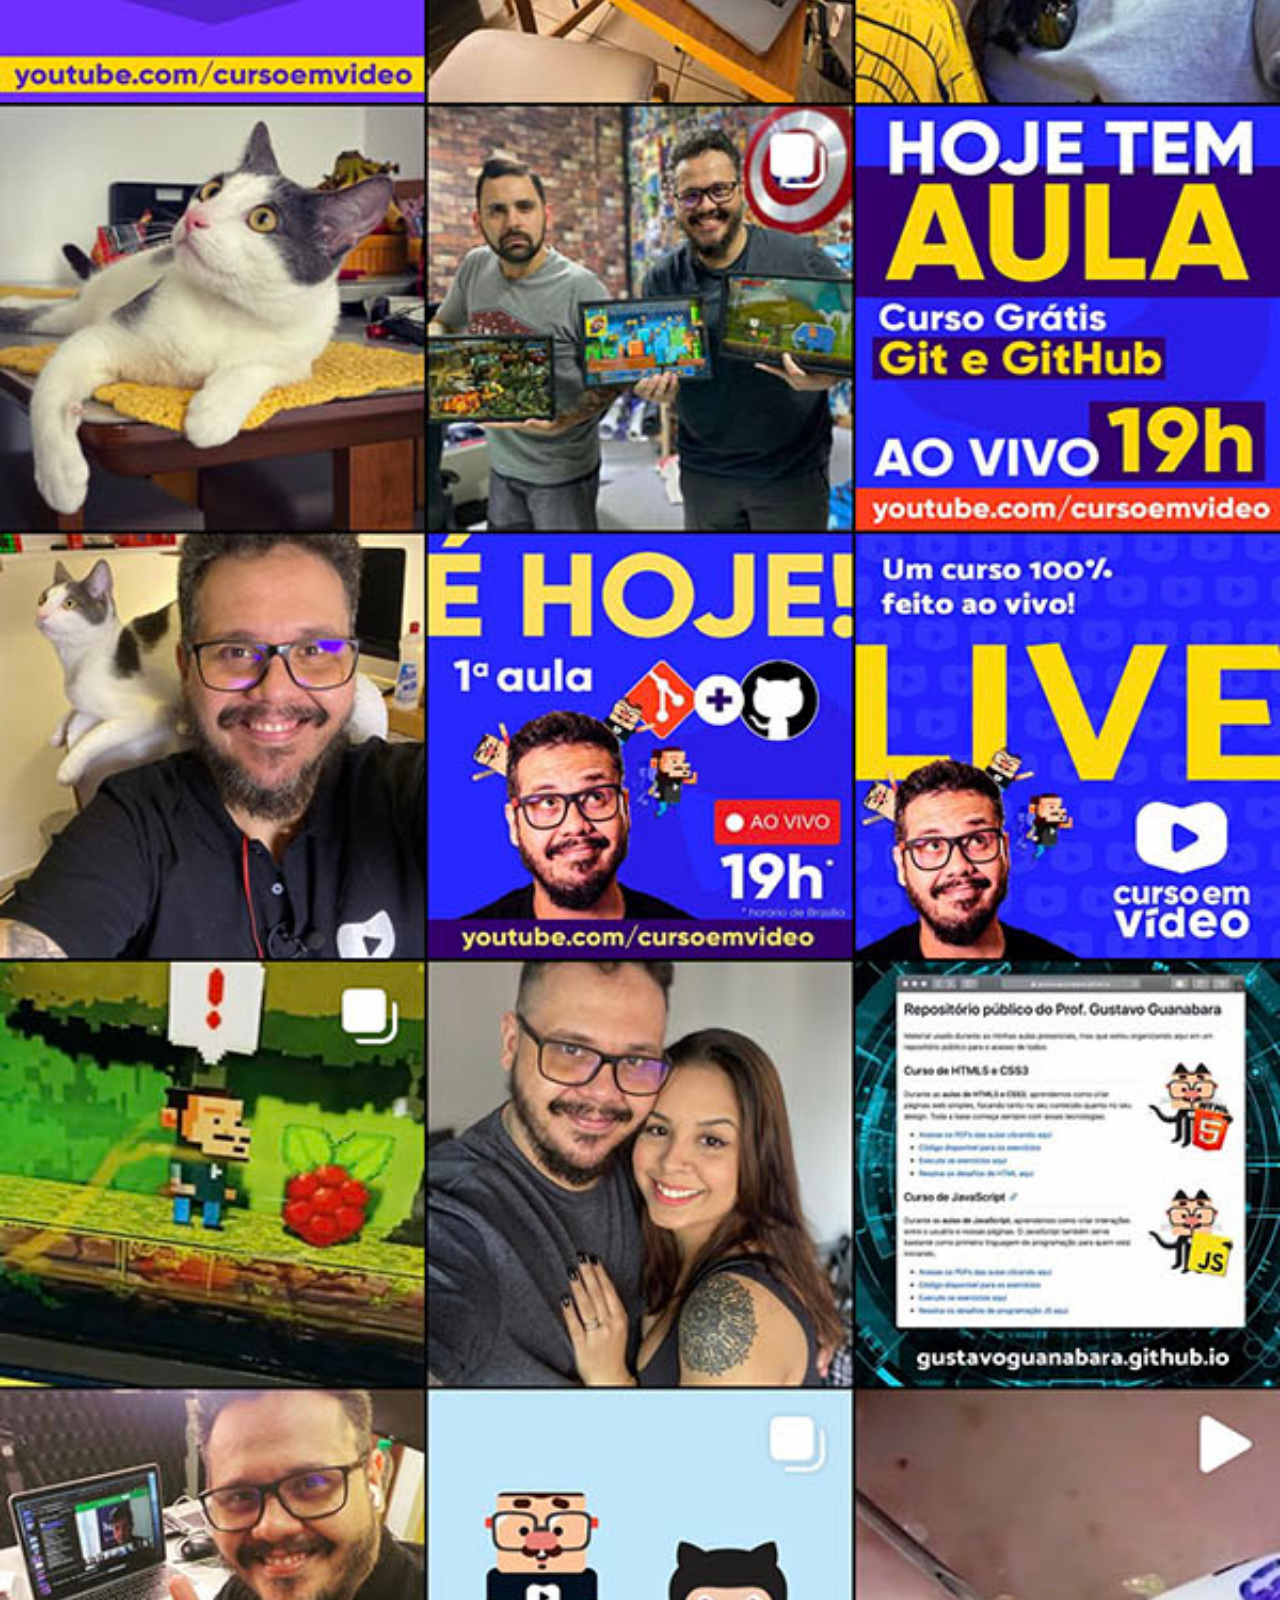
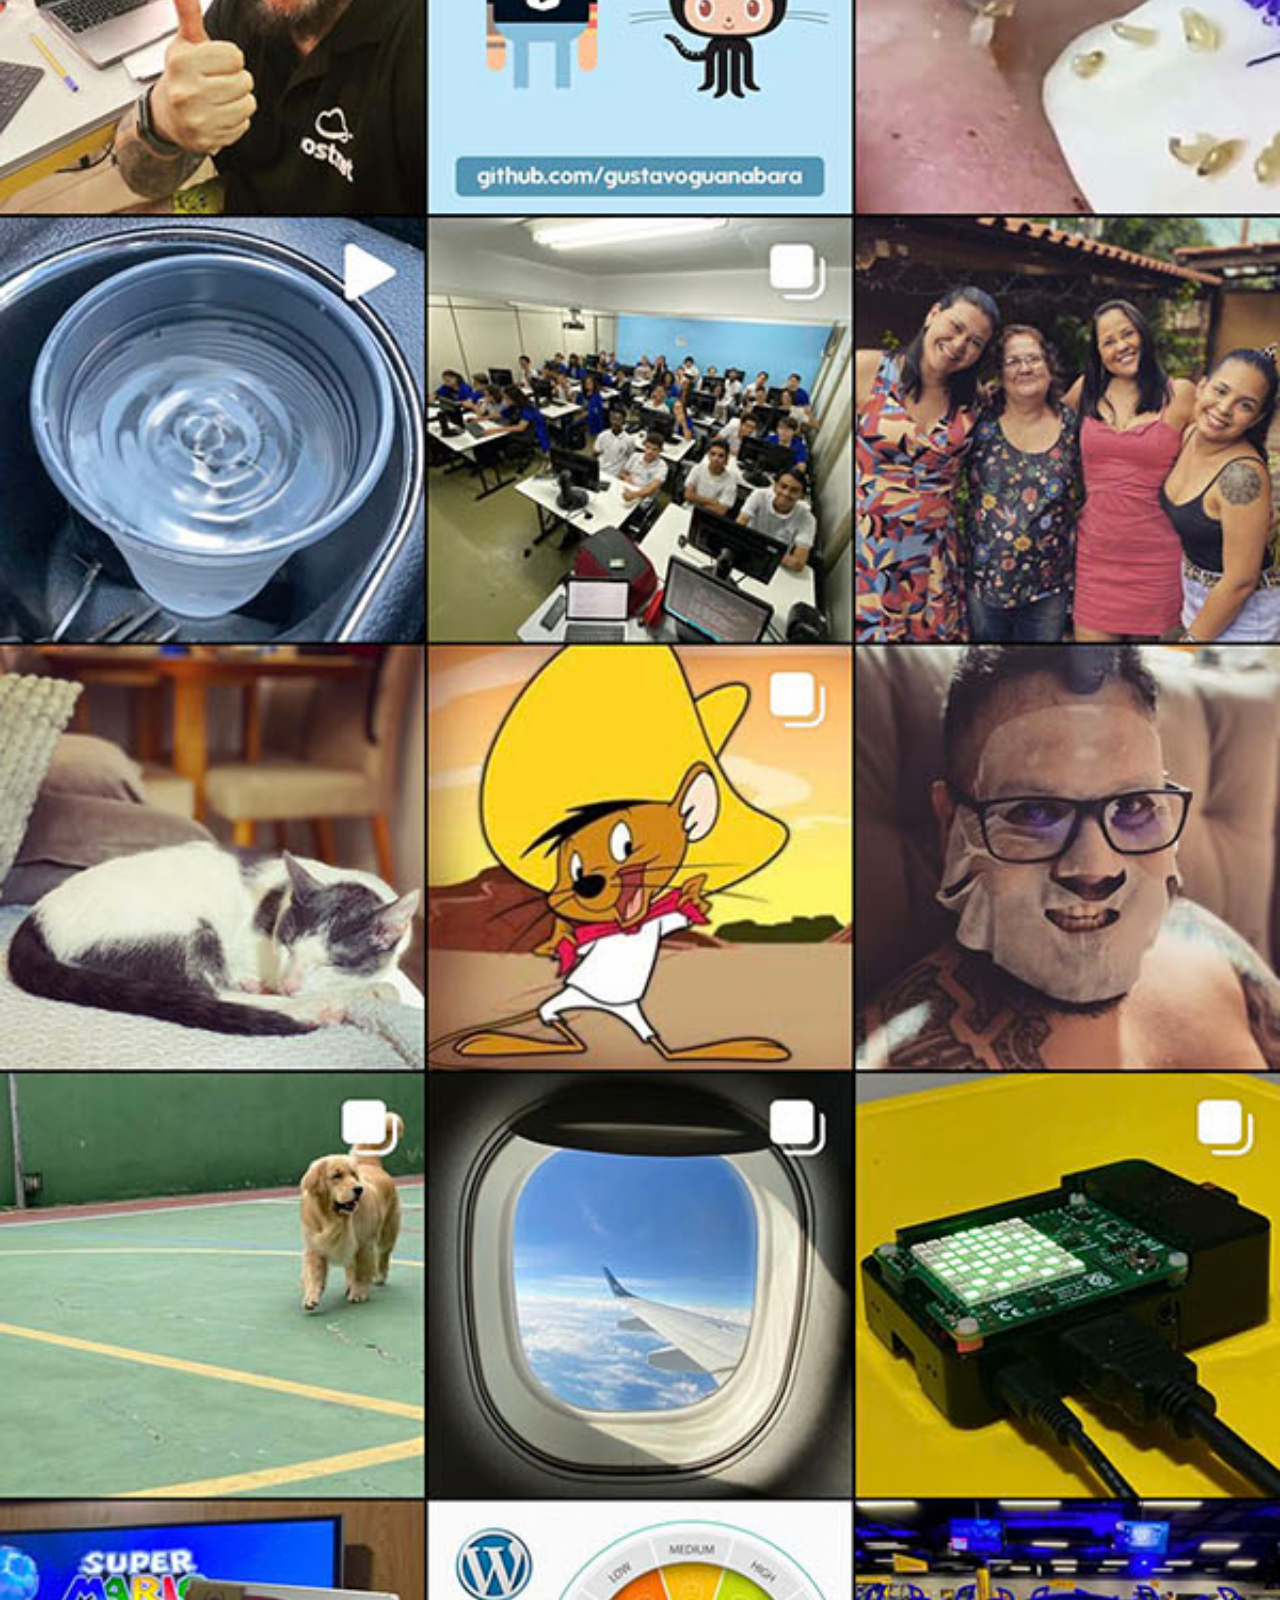
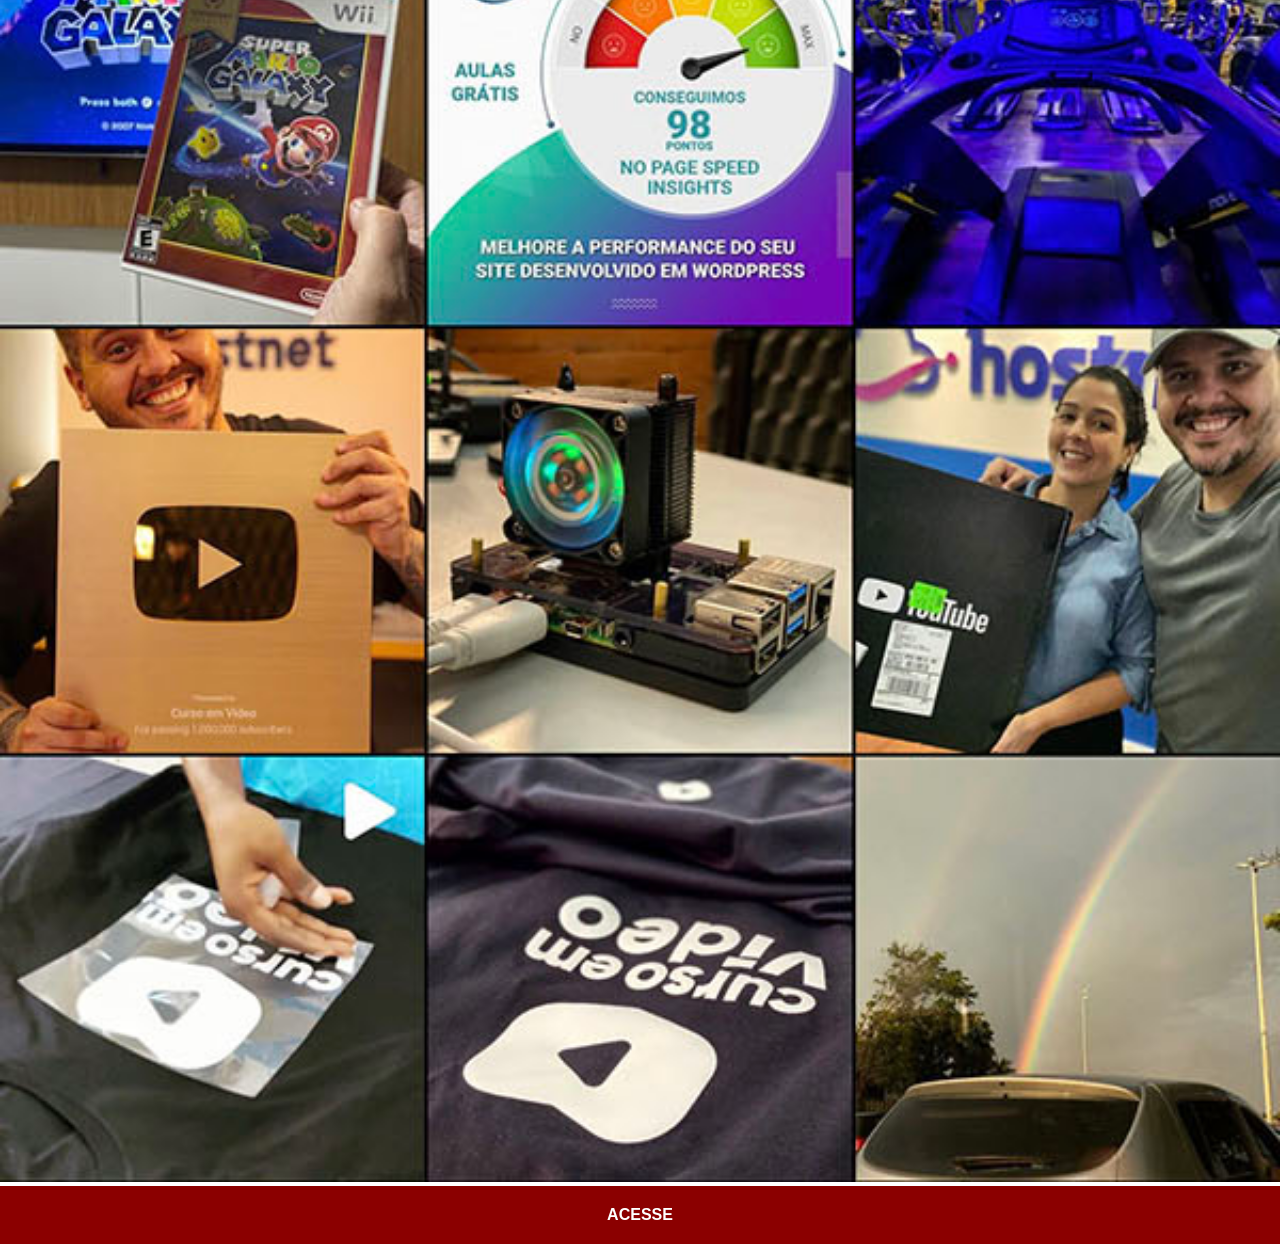
<file: instagram.html>
<!DOCTYPE html>
<html lang="pt-br">
<head>
    <meta charset="UTF-8">
    <meta name="viewport" content="width=device-width, initial-scale=1.0">
    <title>Instagram</title>
    <link rel="stylesheet" href="estilos/social.css">
</head>
<body>
    <img src="imagens/tela-instagram.jpg" alt="Instagram">
    <a href="https://instagram.com/" target="_blank">ACESSE</a>
</body>
</html>
</file>
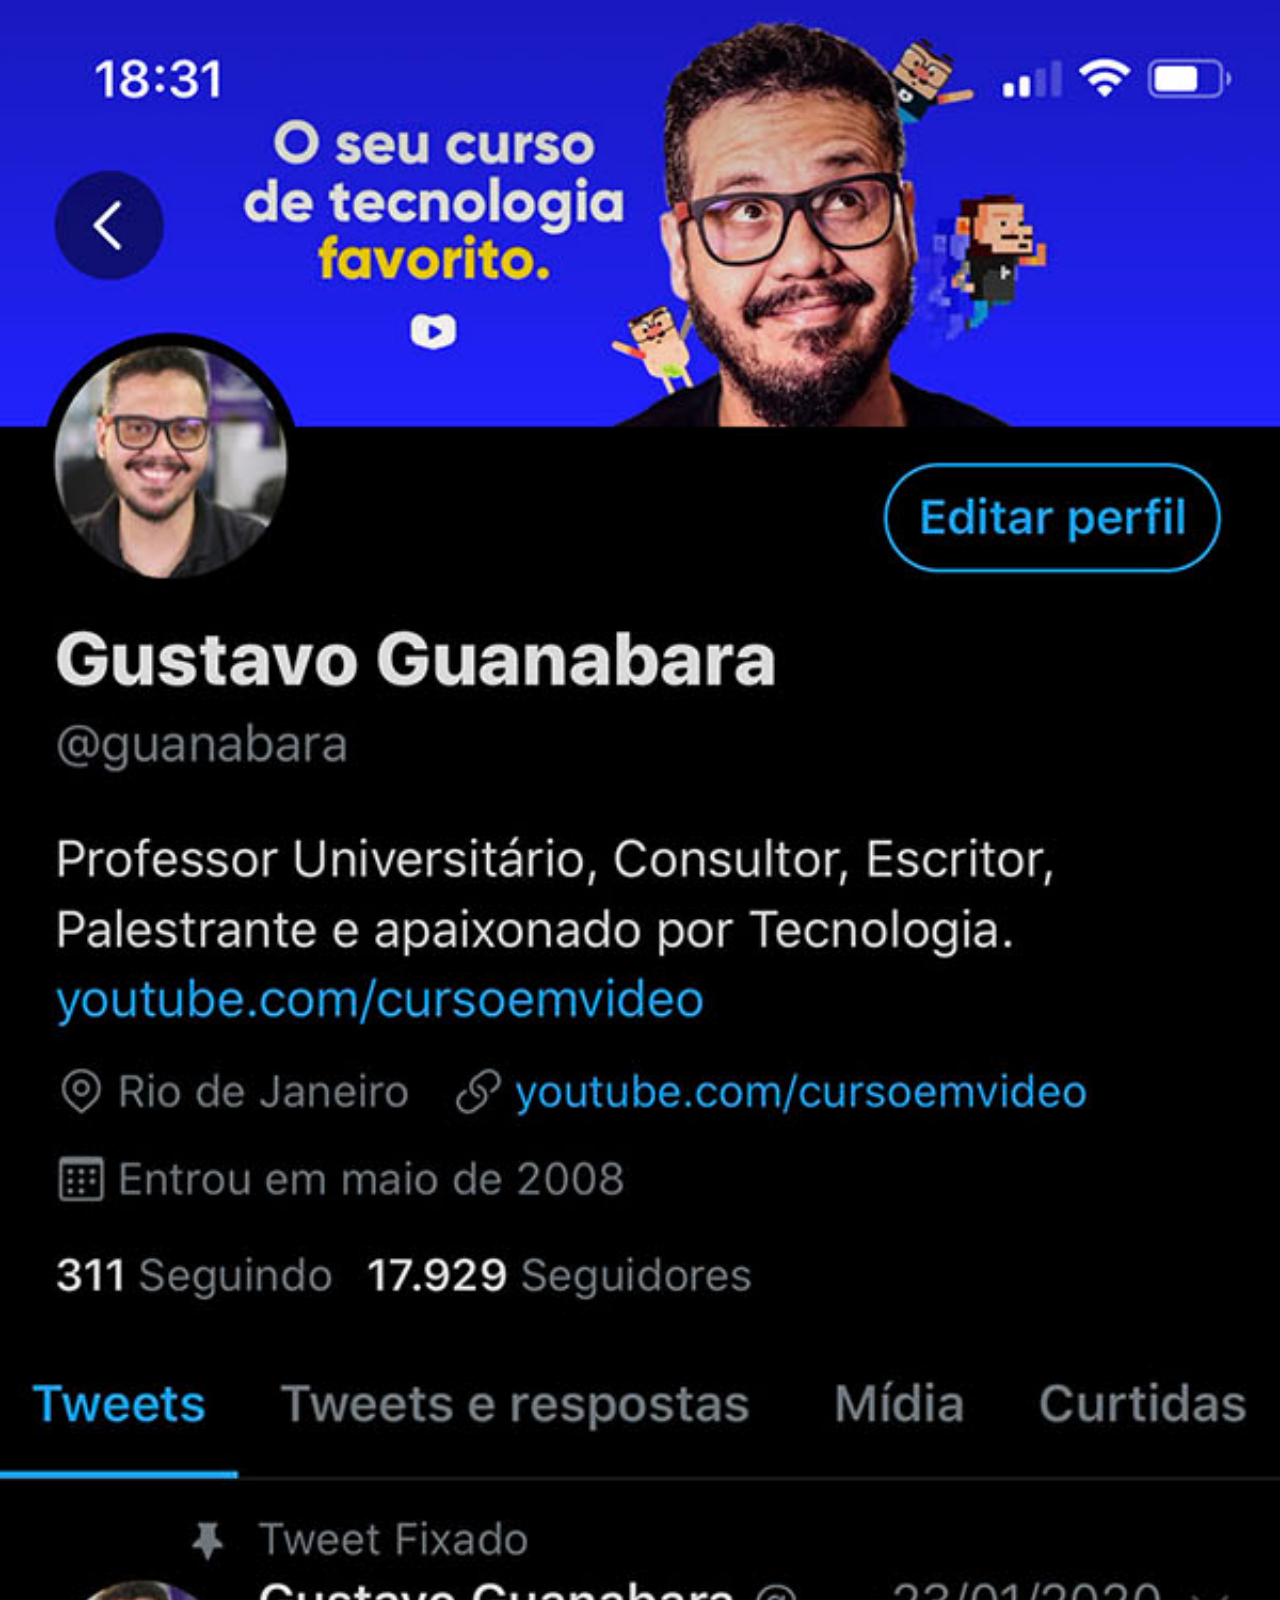
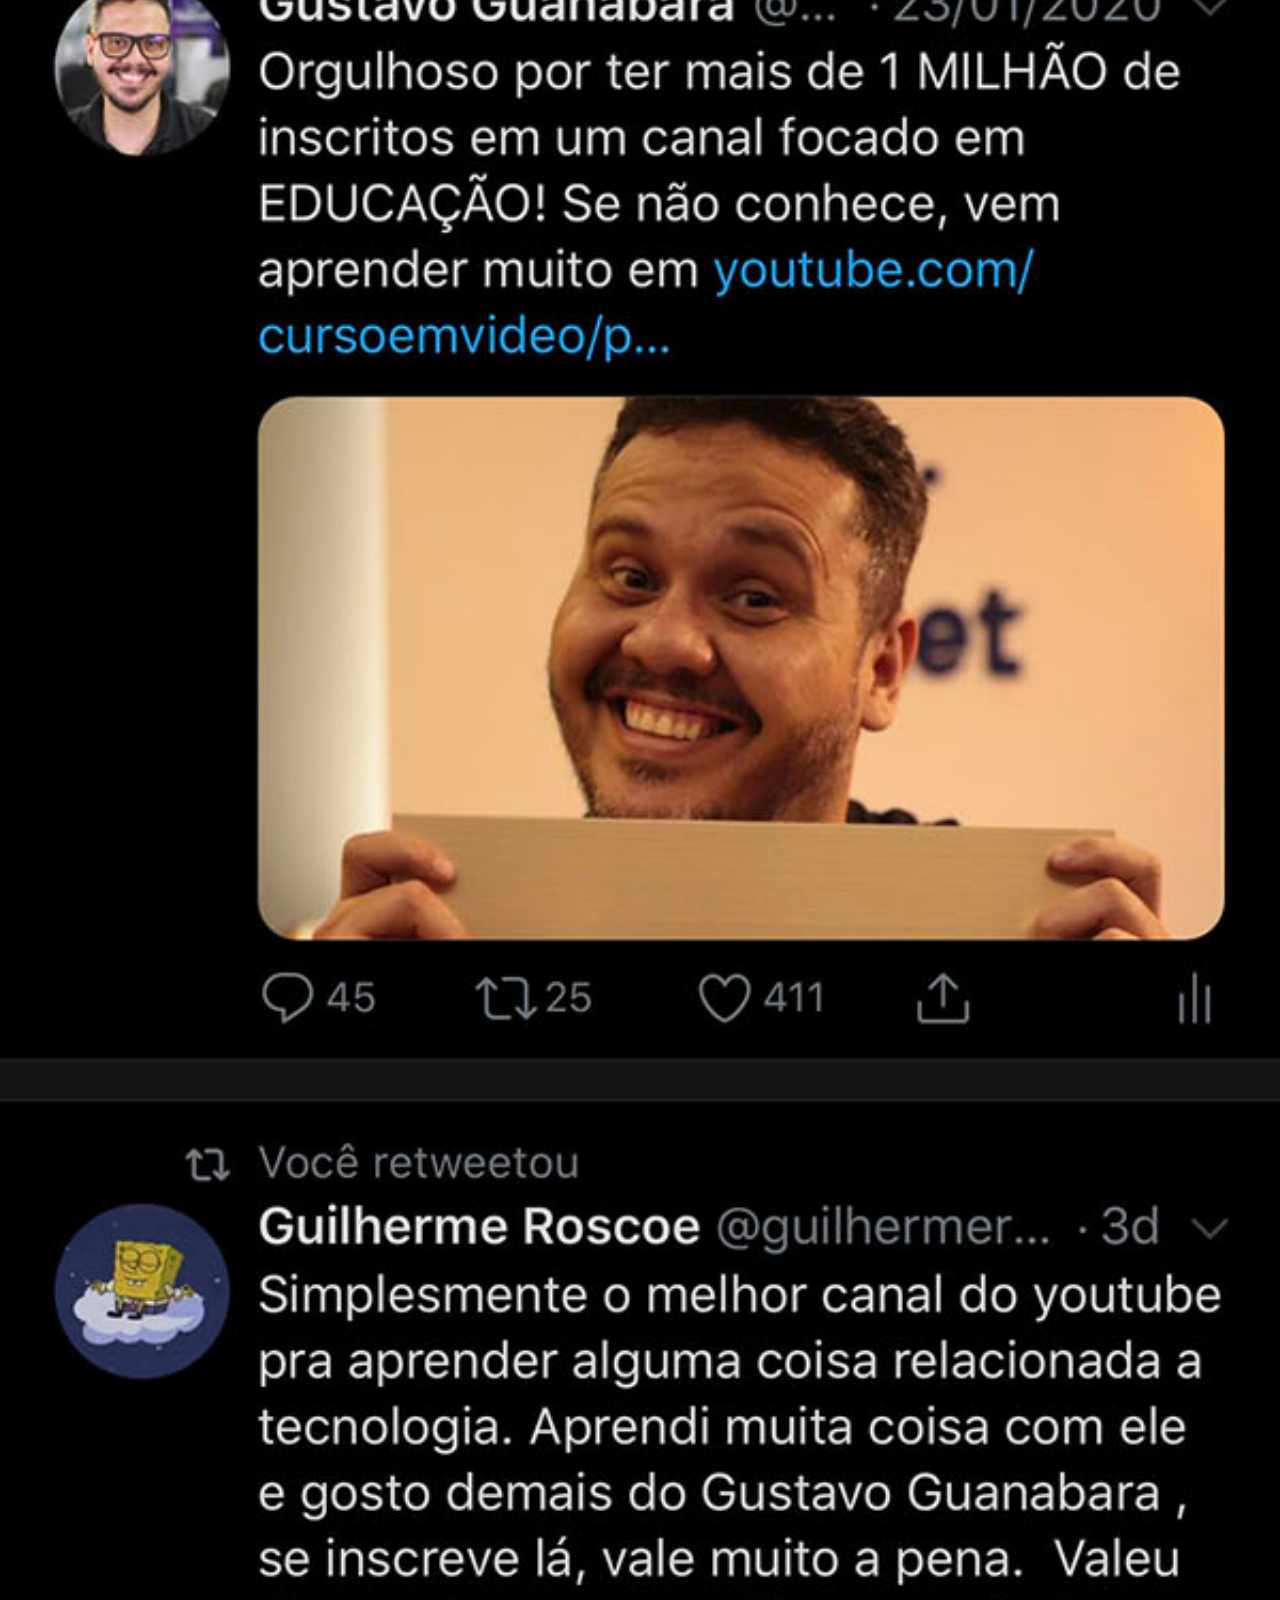
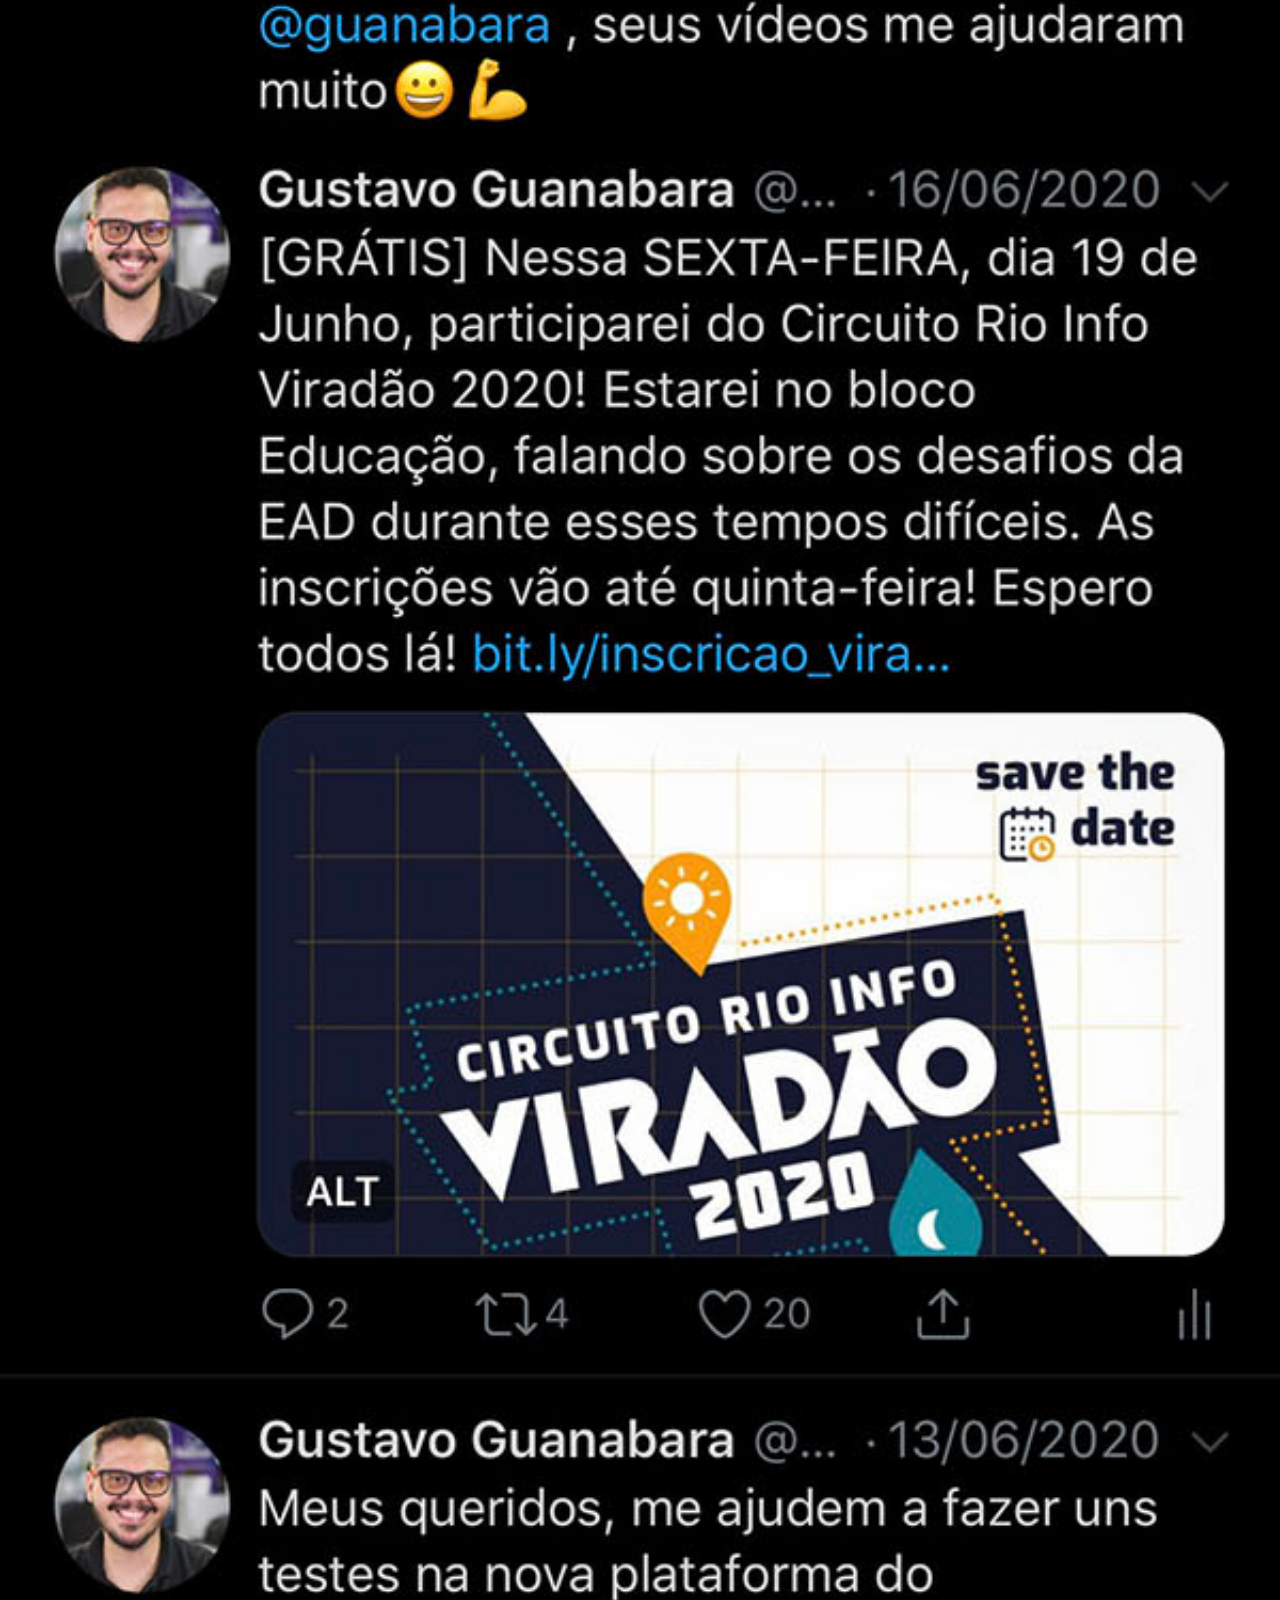
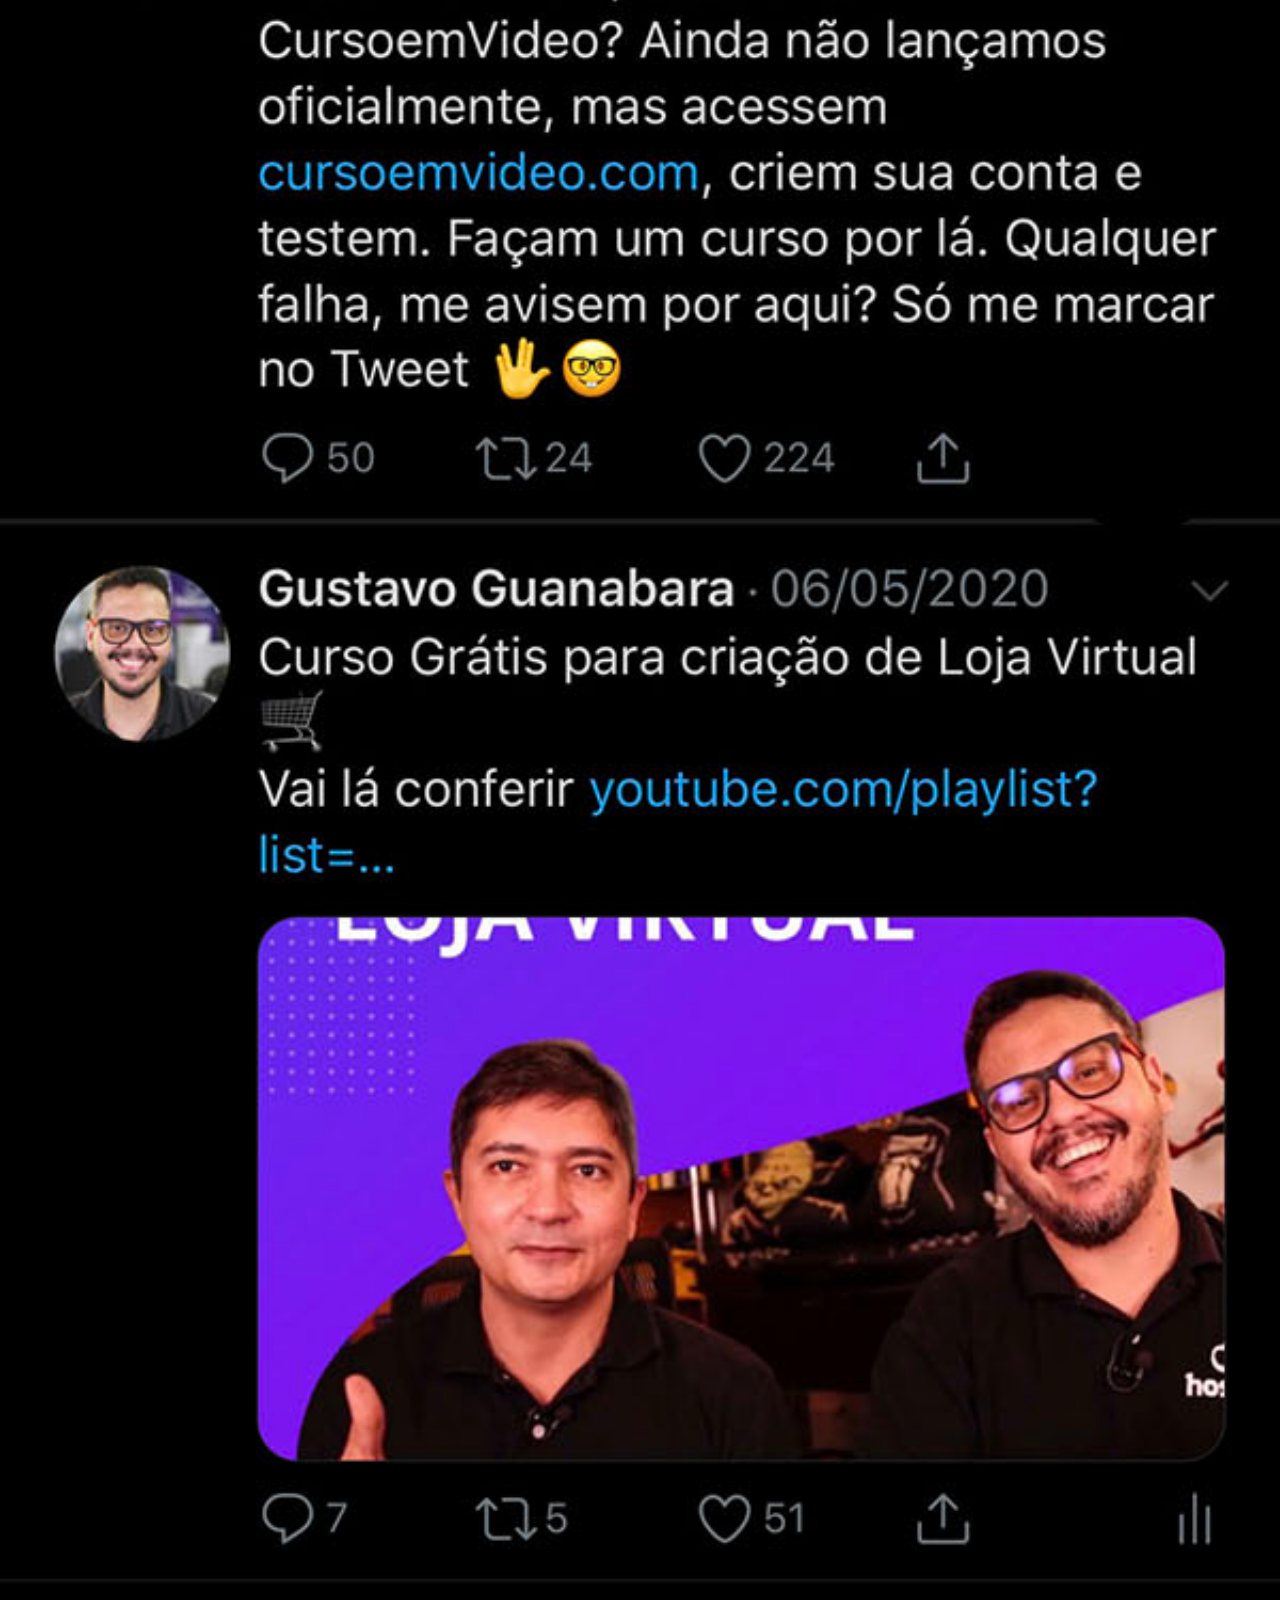
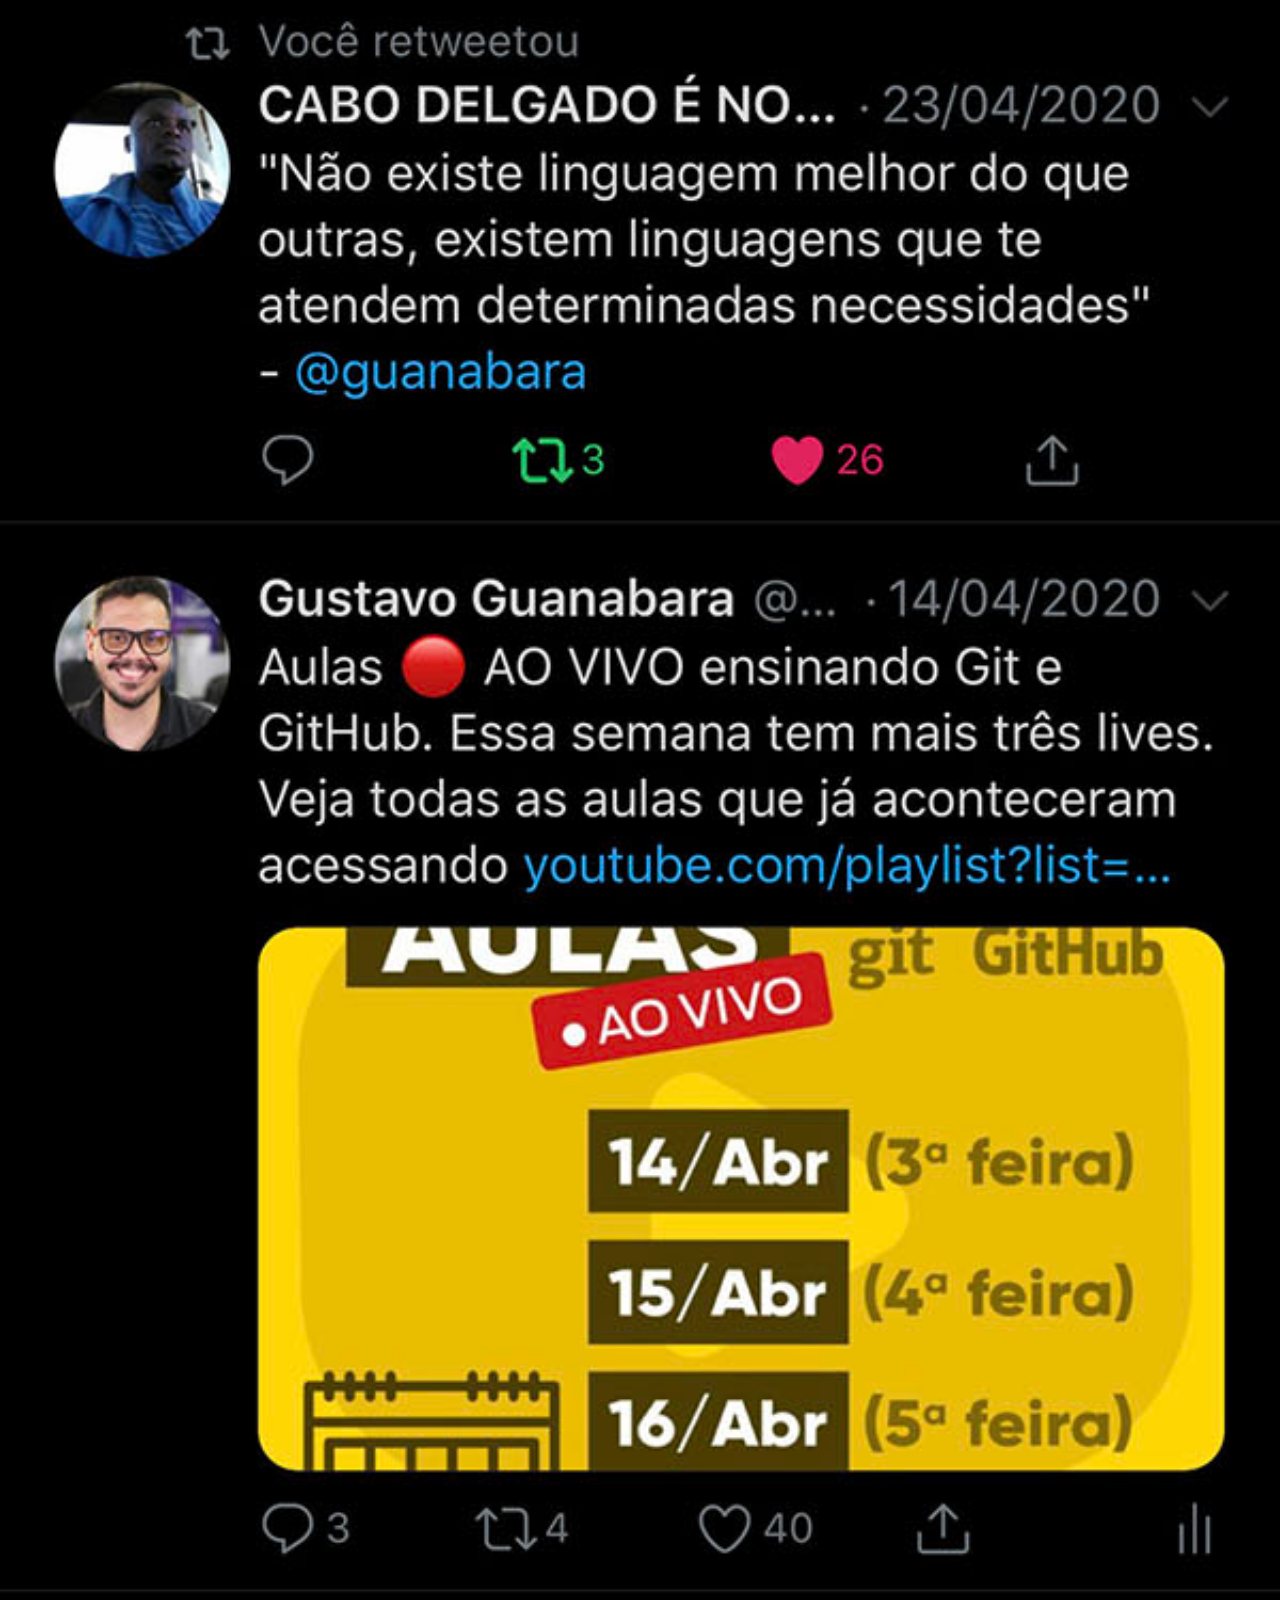
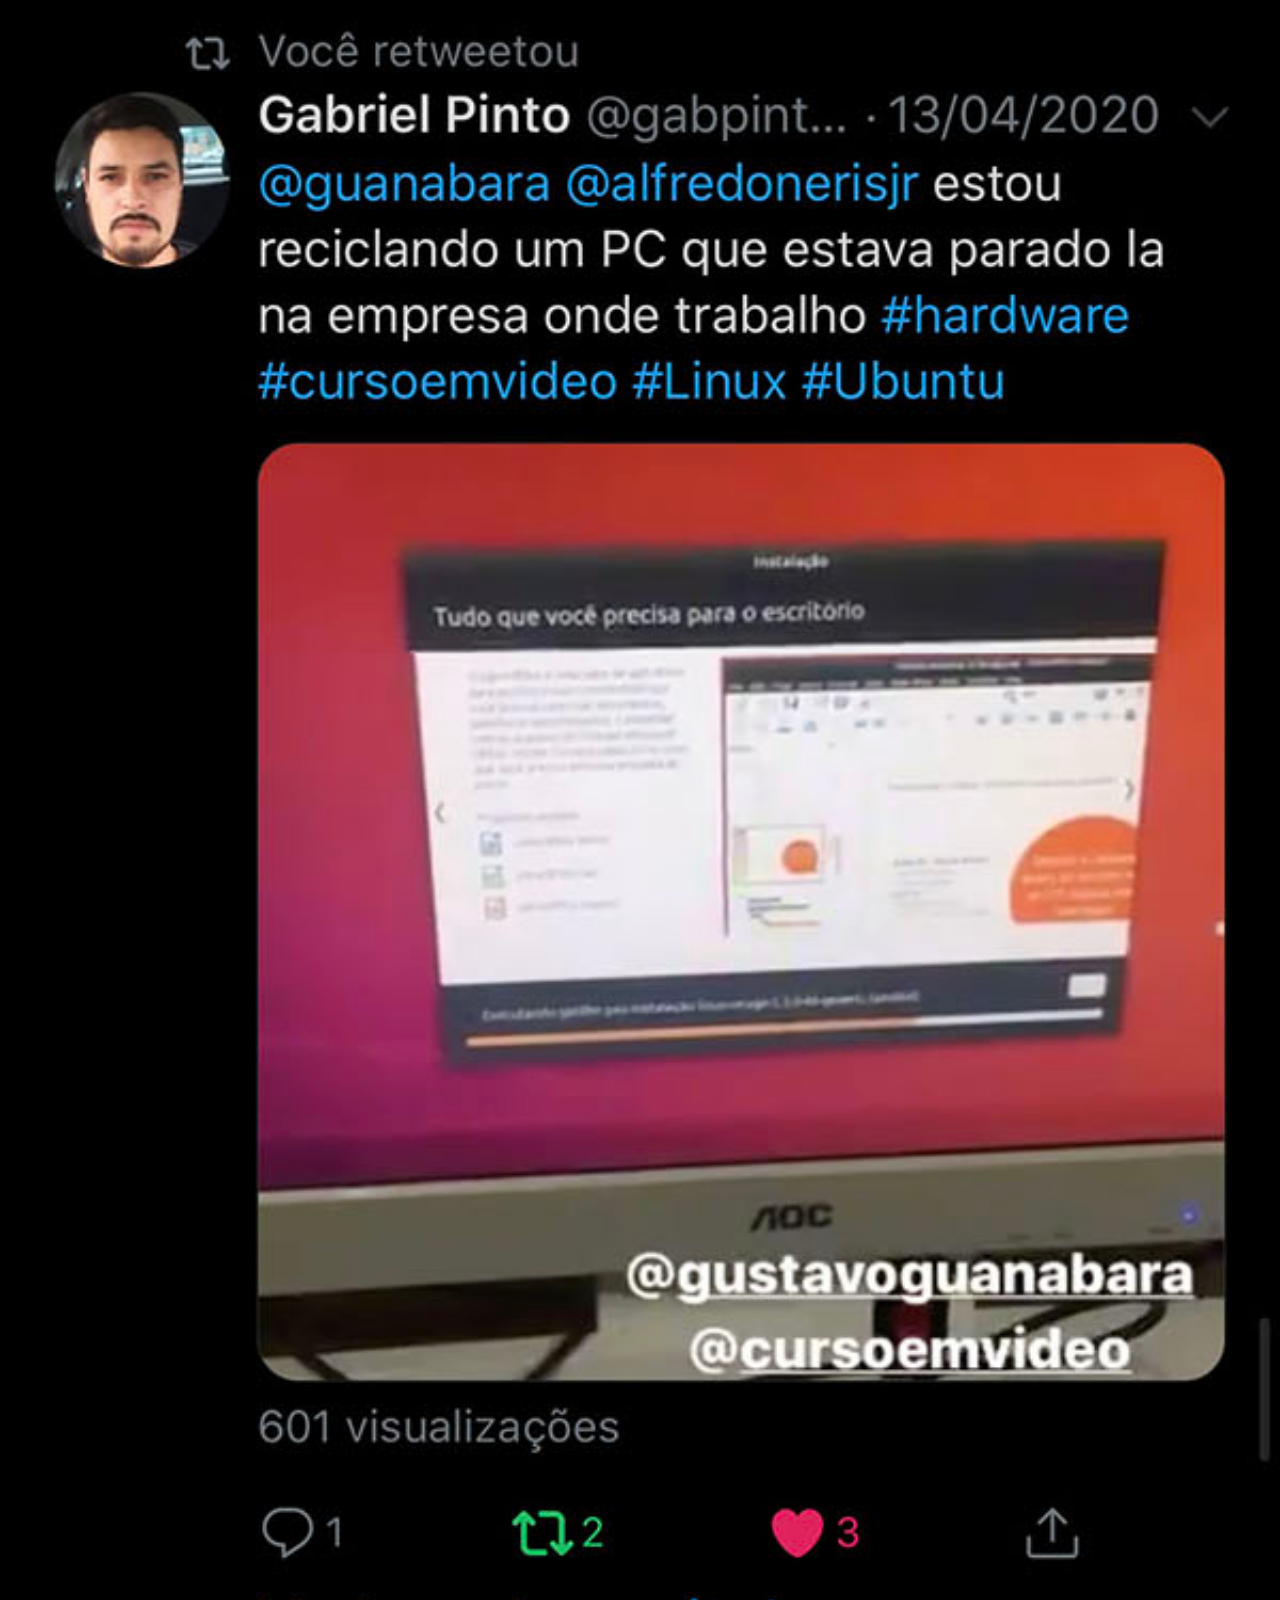
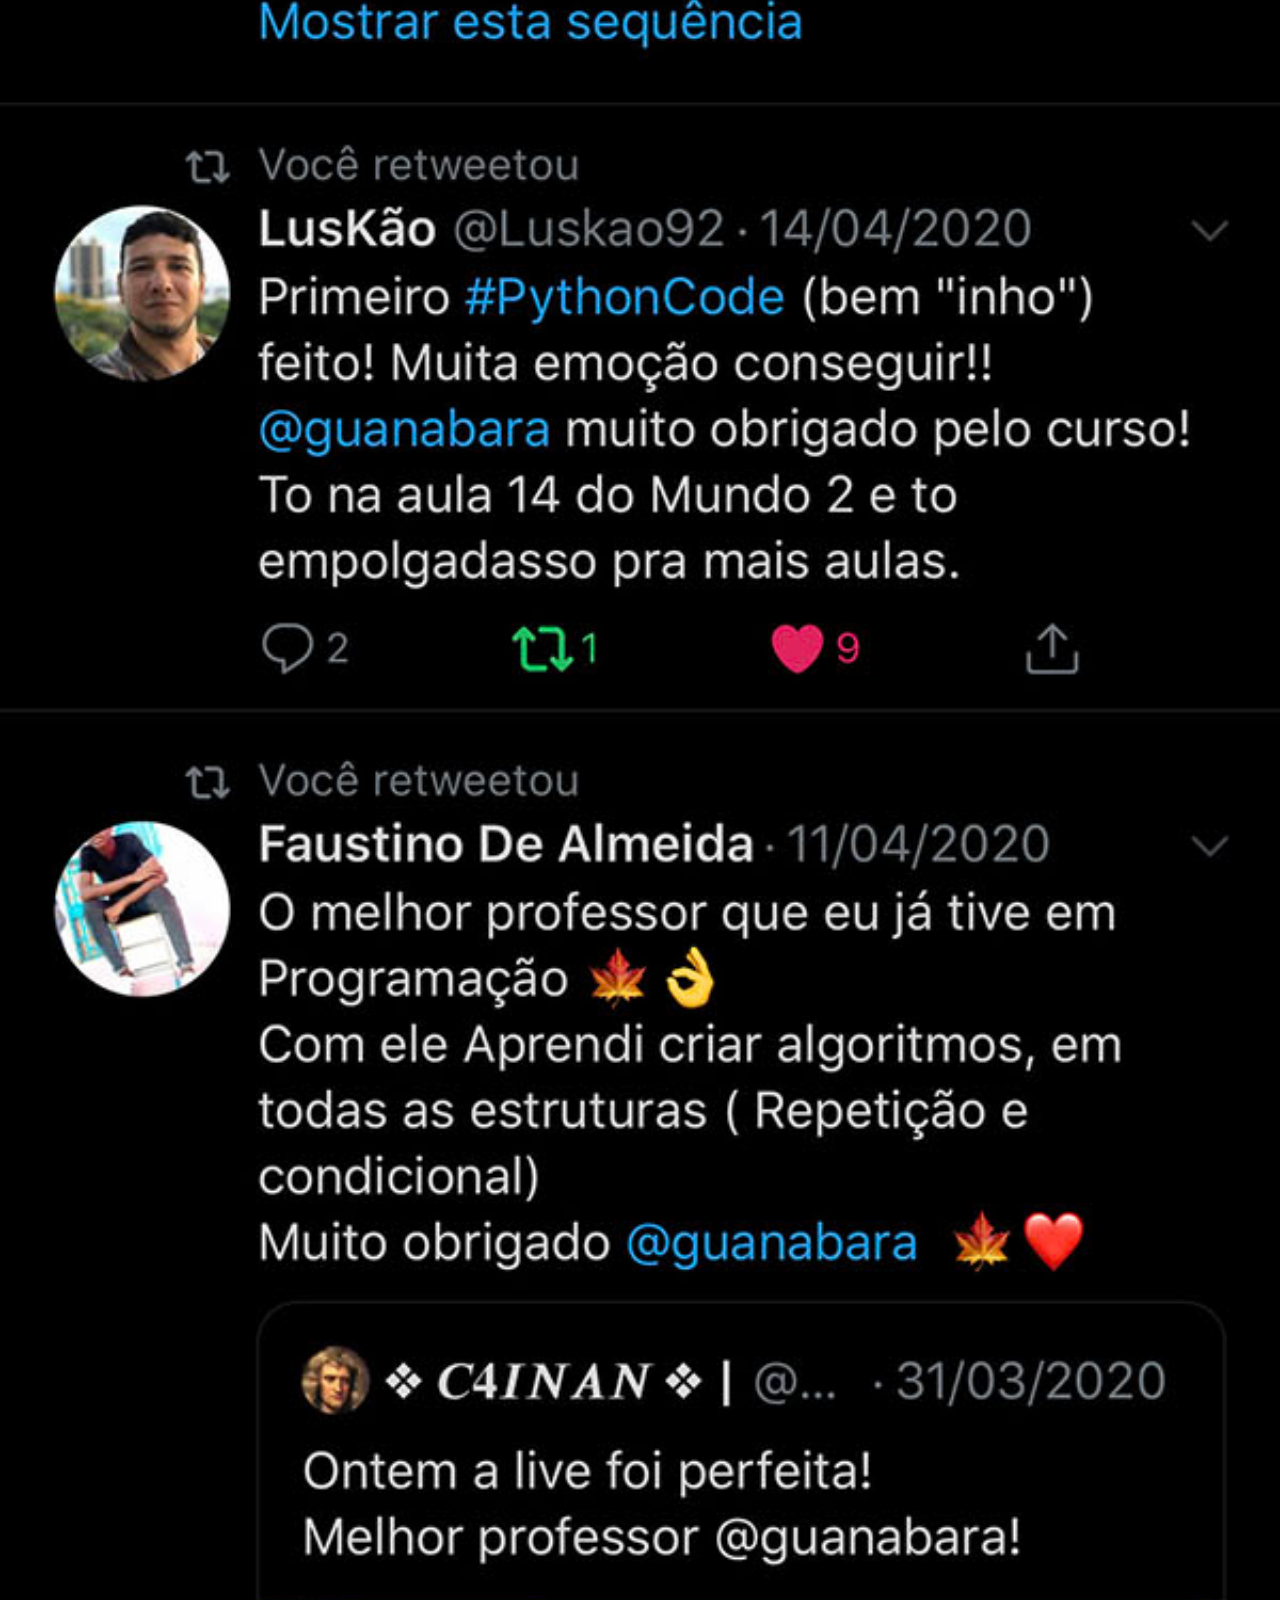
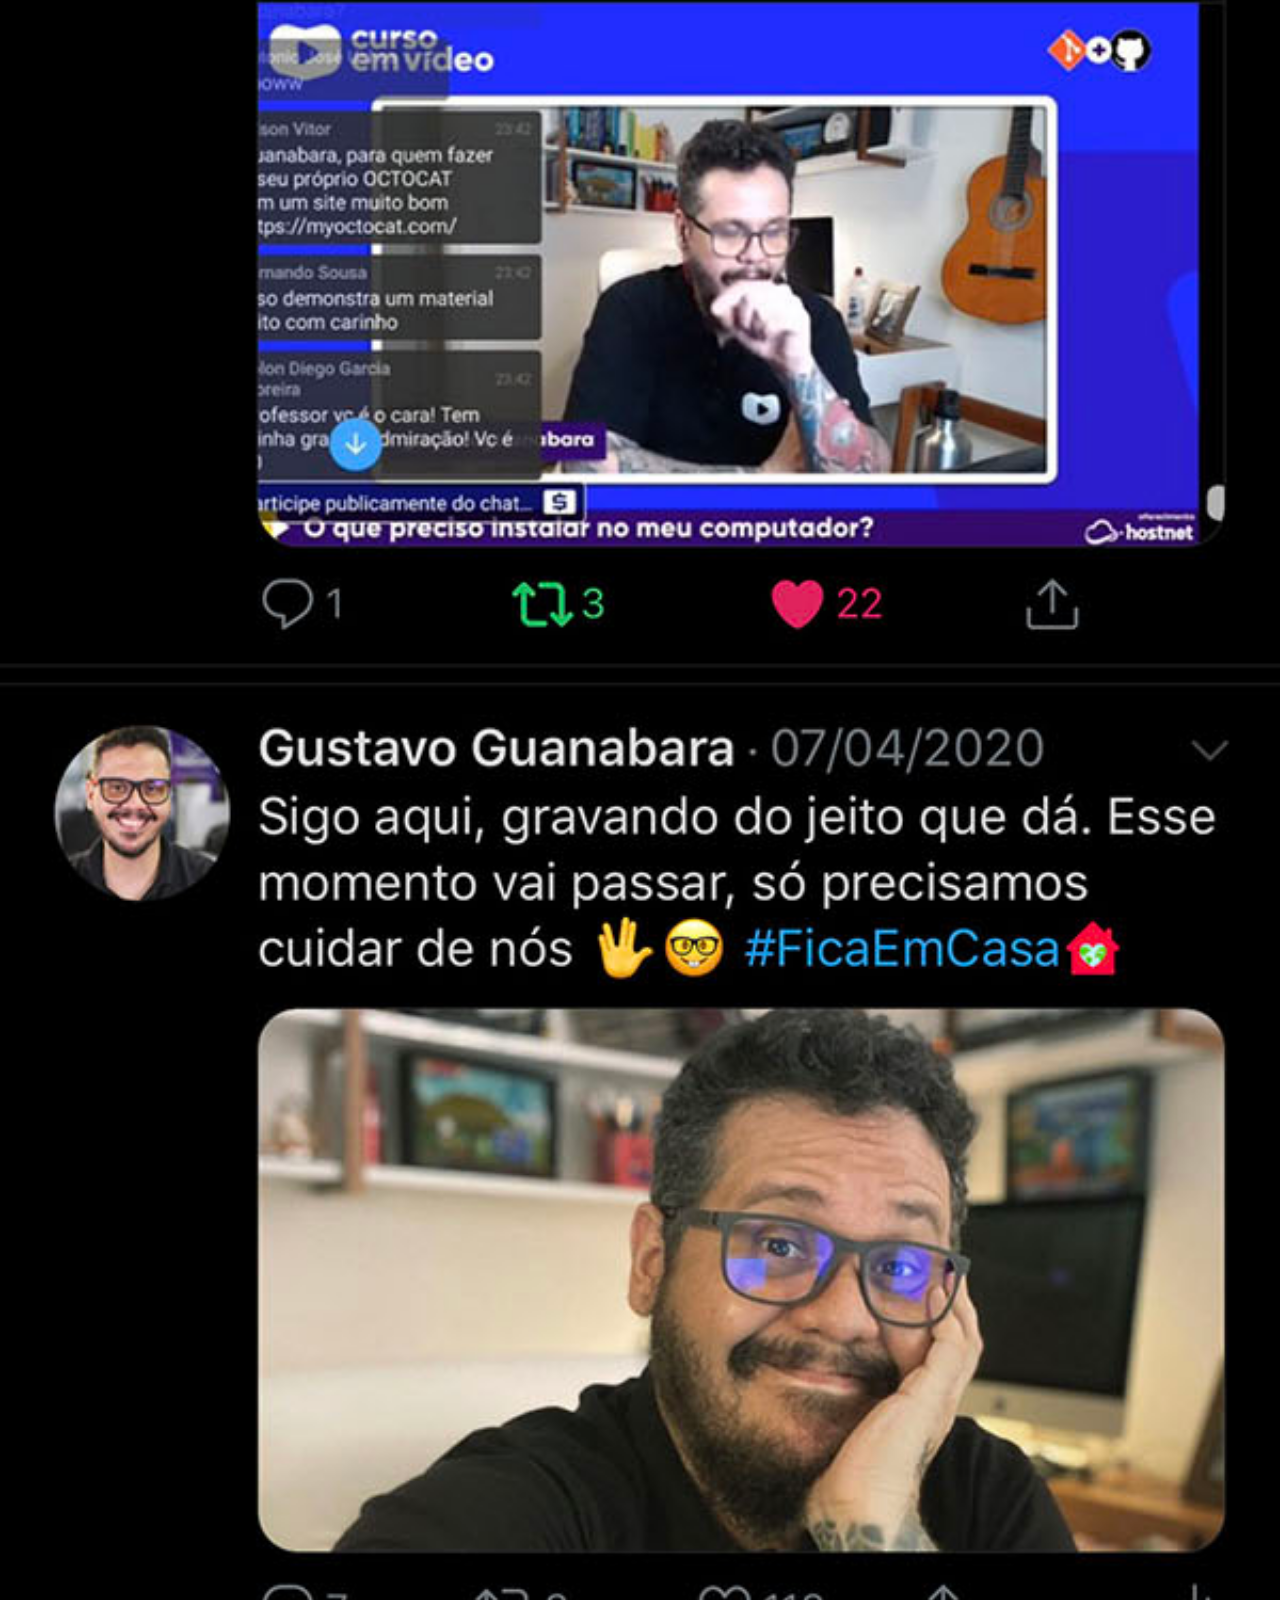
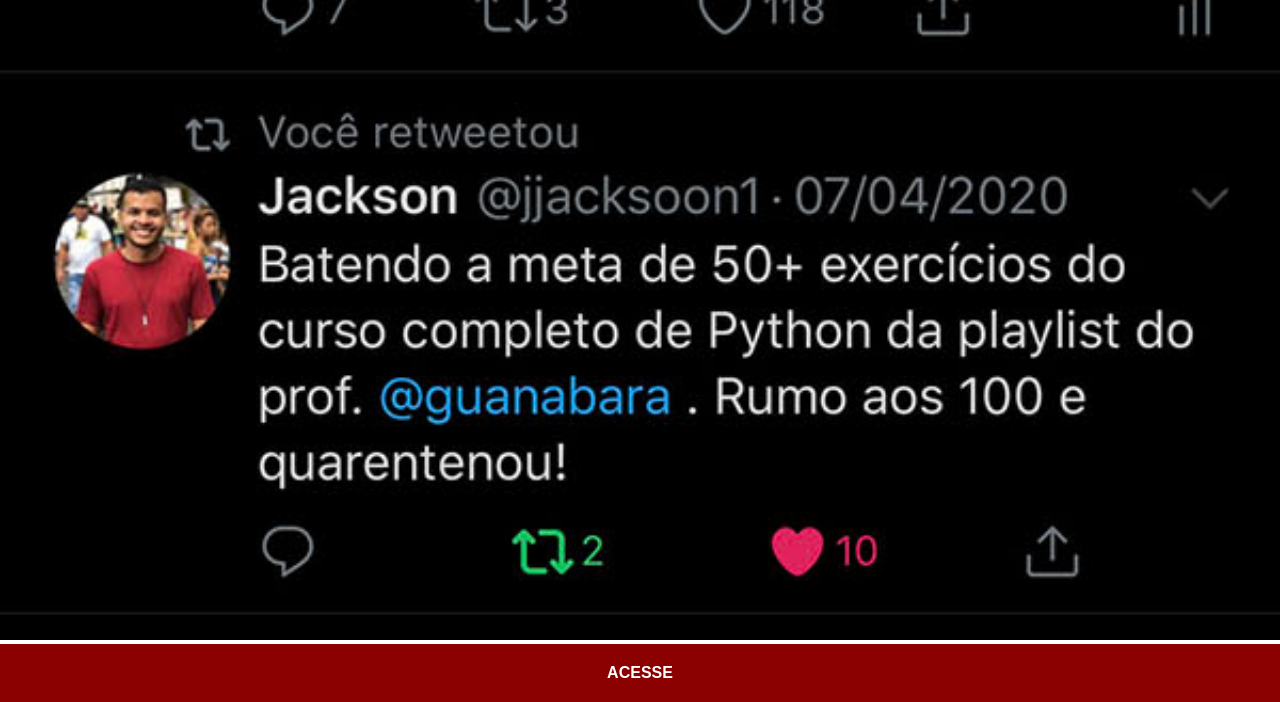
<file: twiter.html>
<!DOCTYPE html>
<html lang="pt-br">
<head>
    <meta charset="UTF-8">
    <meta name="viewport" content="width=device-width, initial-scale=1.0">
    <title>Twitter</title>
    <link rel="stylesheet" href="estilos/social.css">
</head>
<body>
    <img src="imagens/tela-twitter.jpg" alt="Twitter">
    <a href="https://x.com/?lang=pt" target="_blank">ACESSE</a>
</body>
</html>
</file>
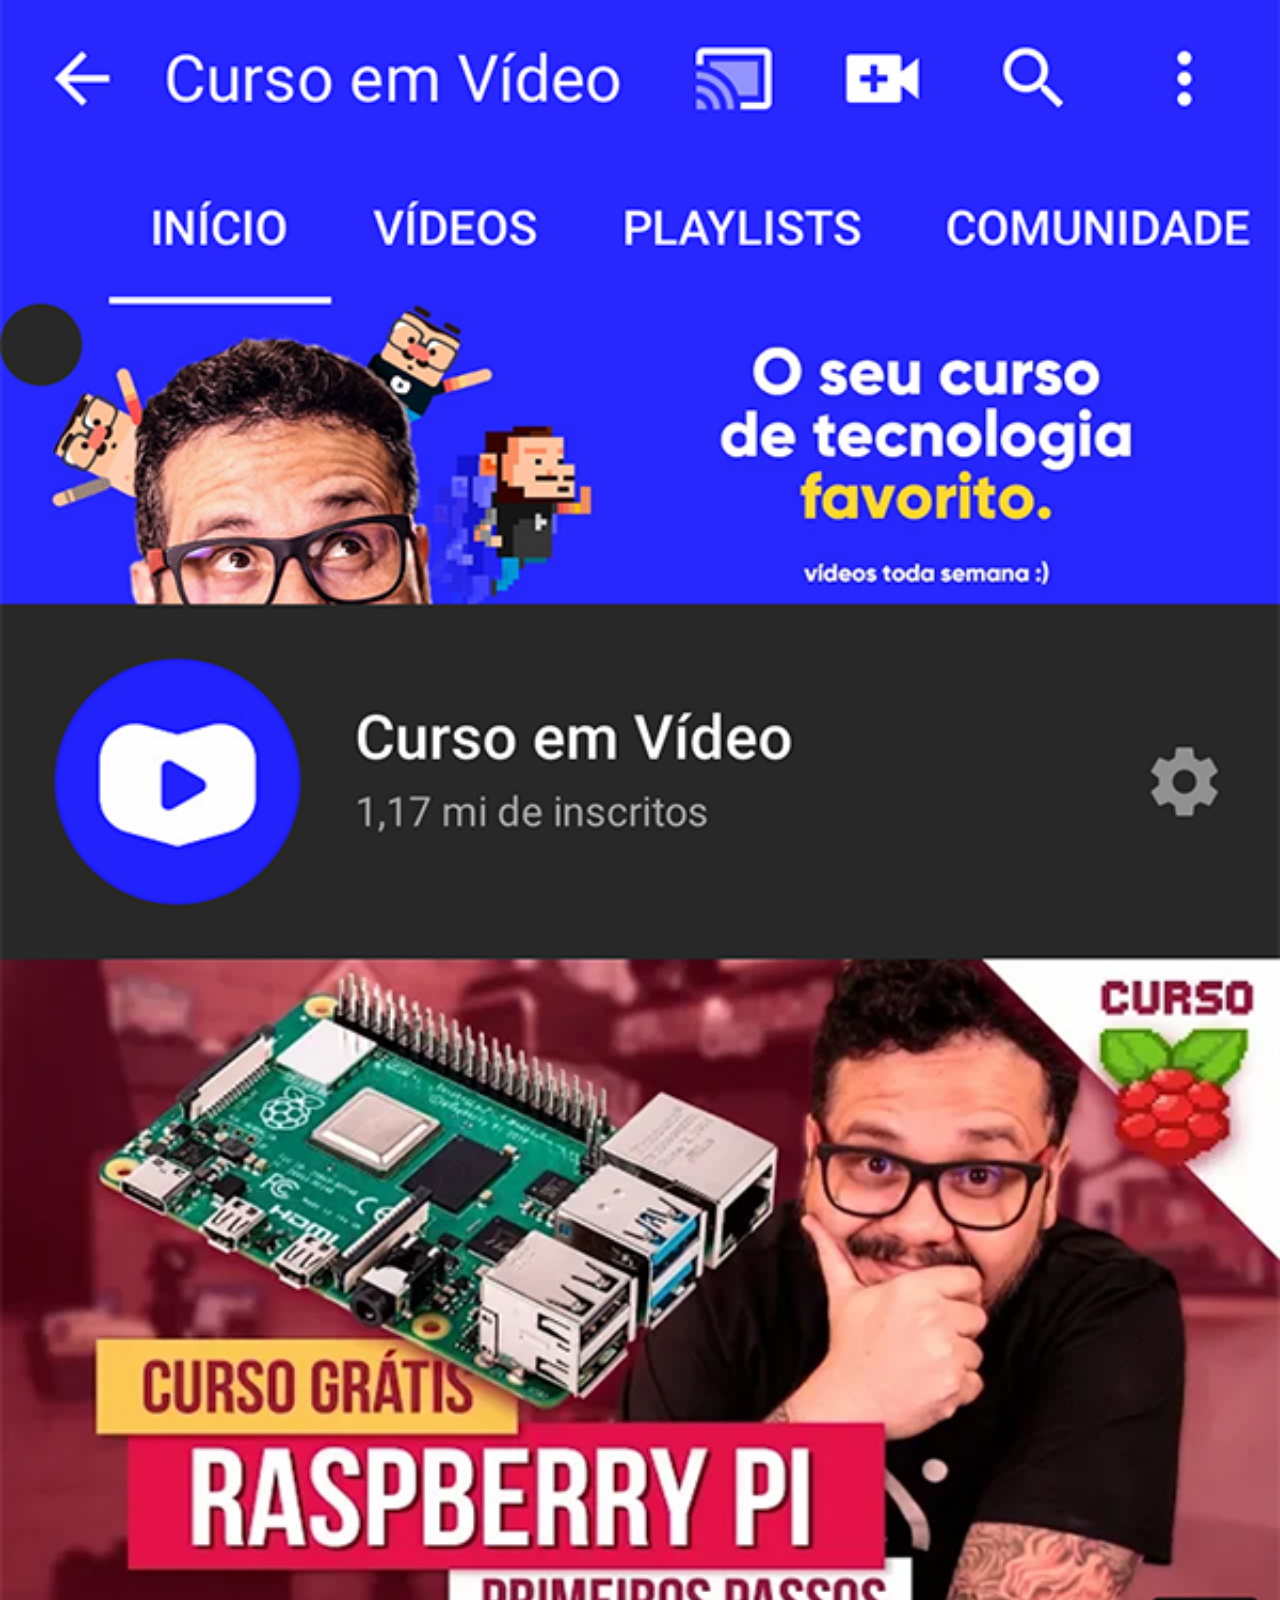
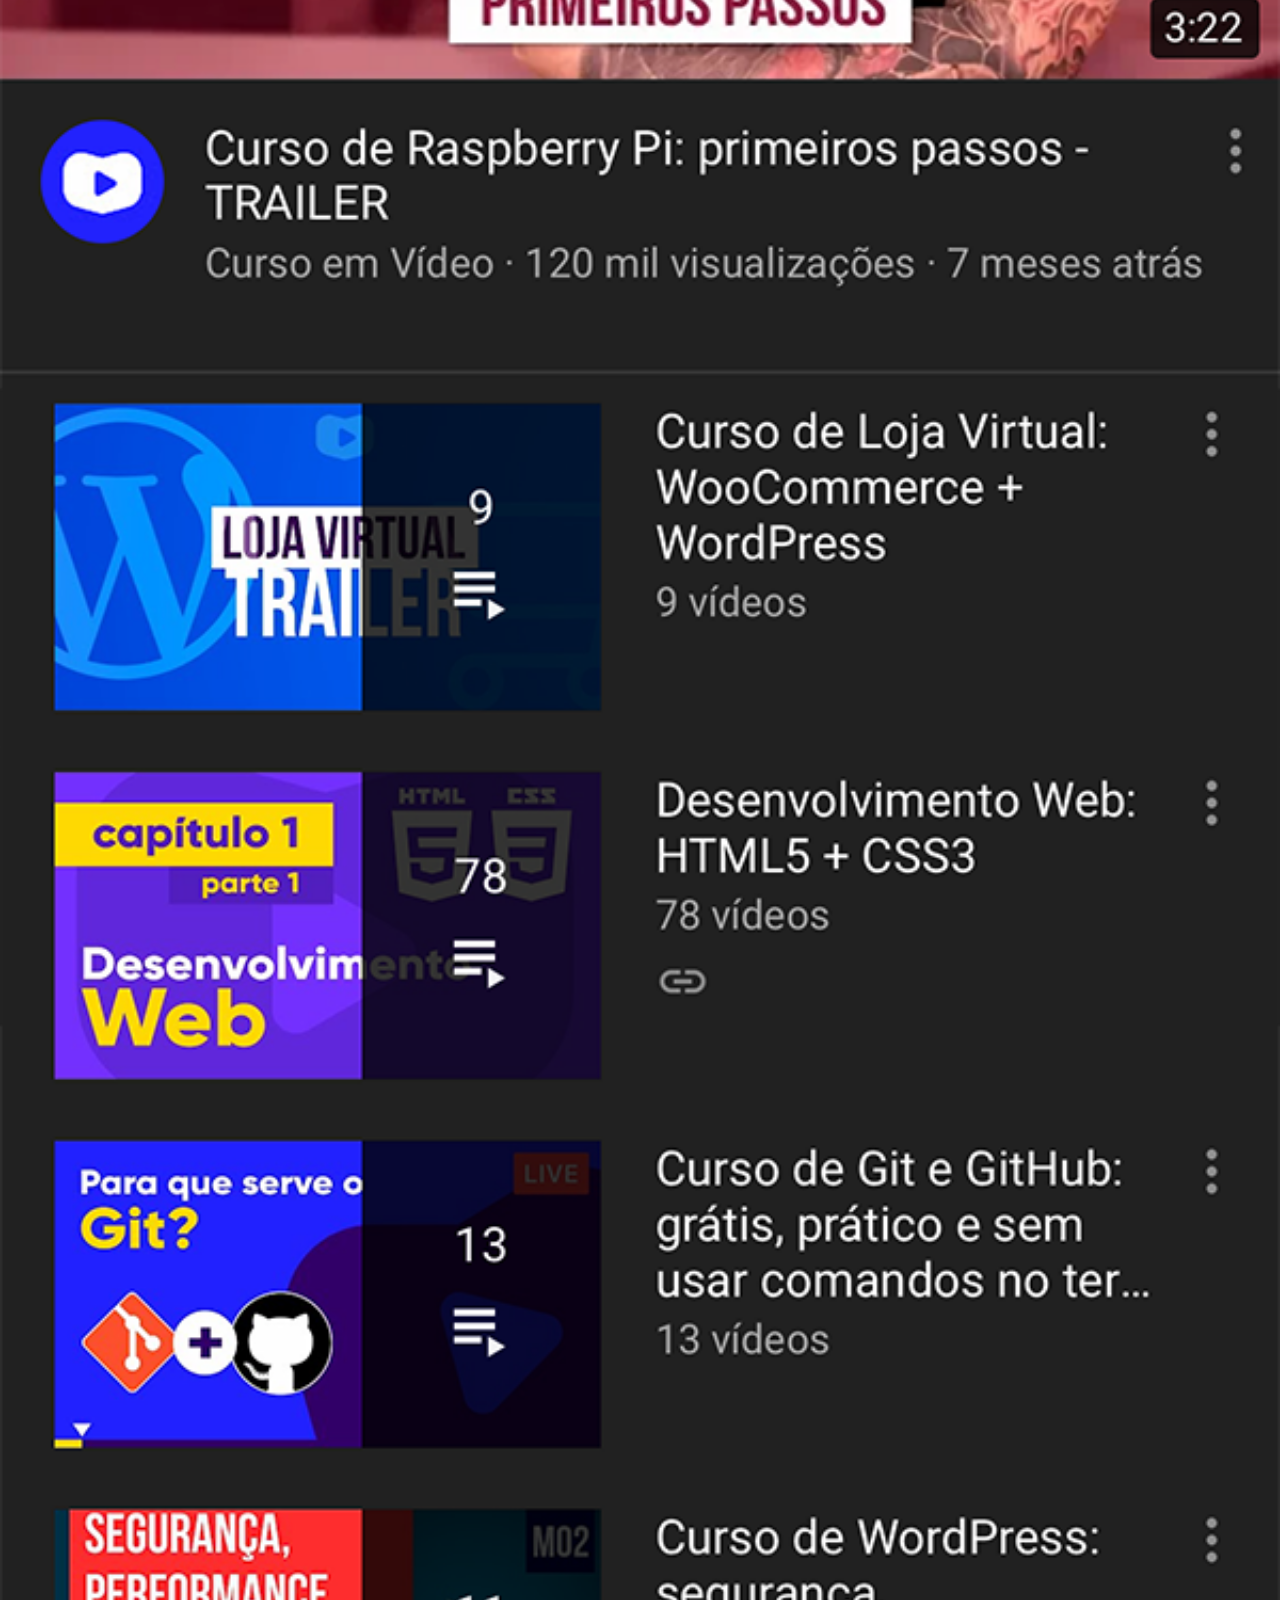
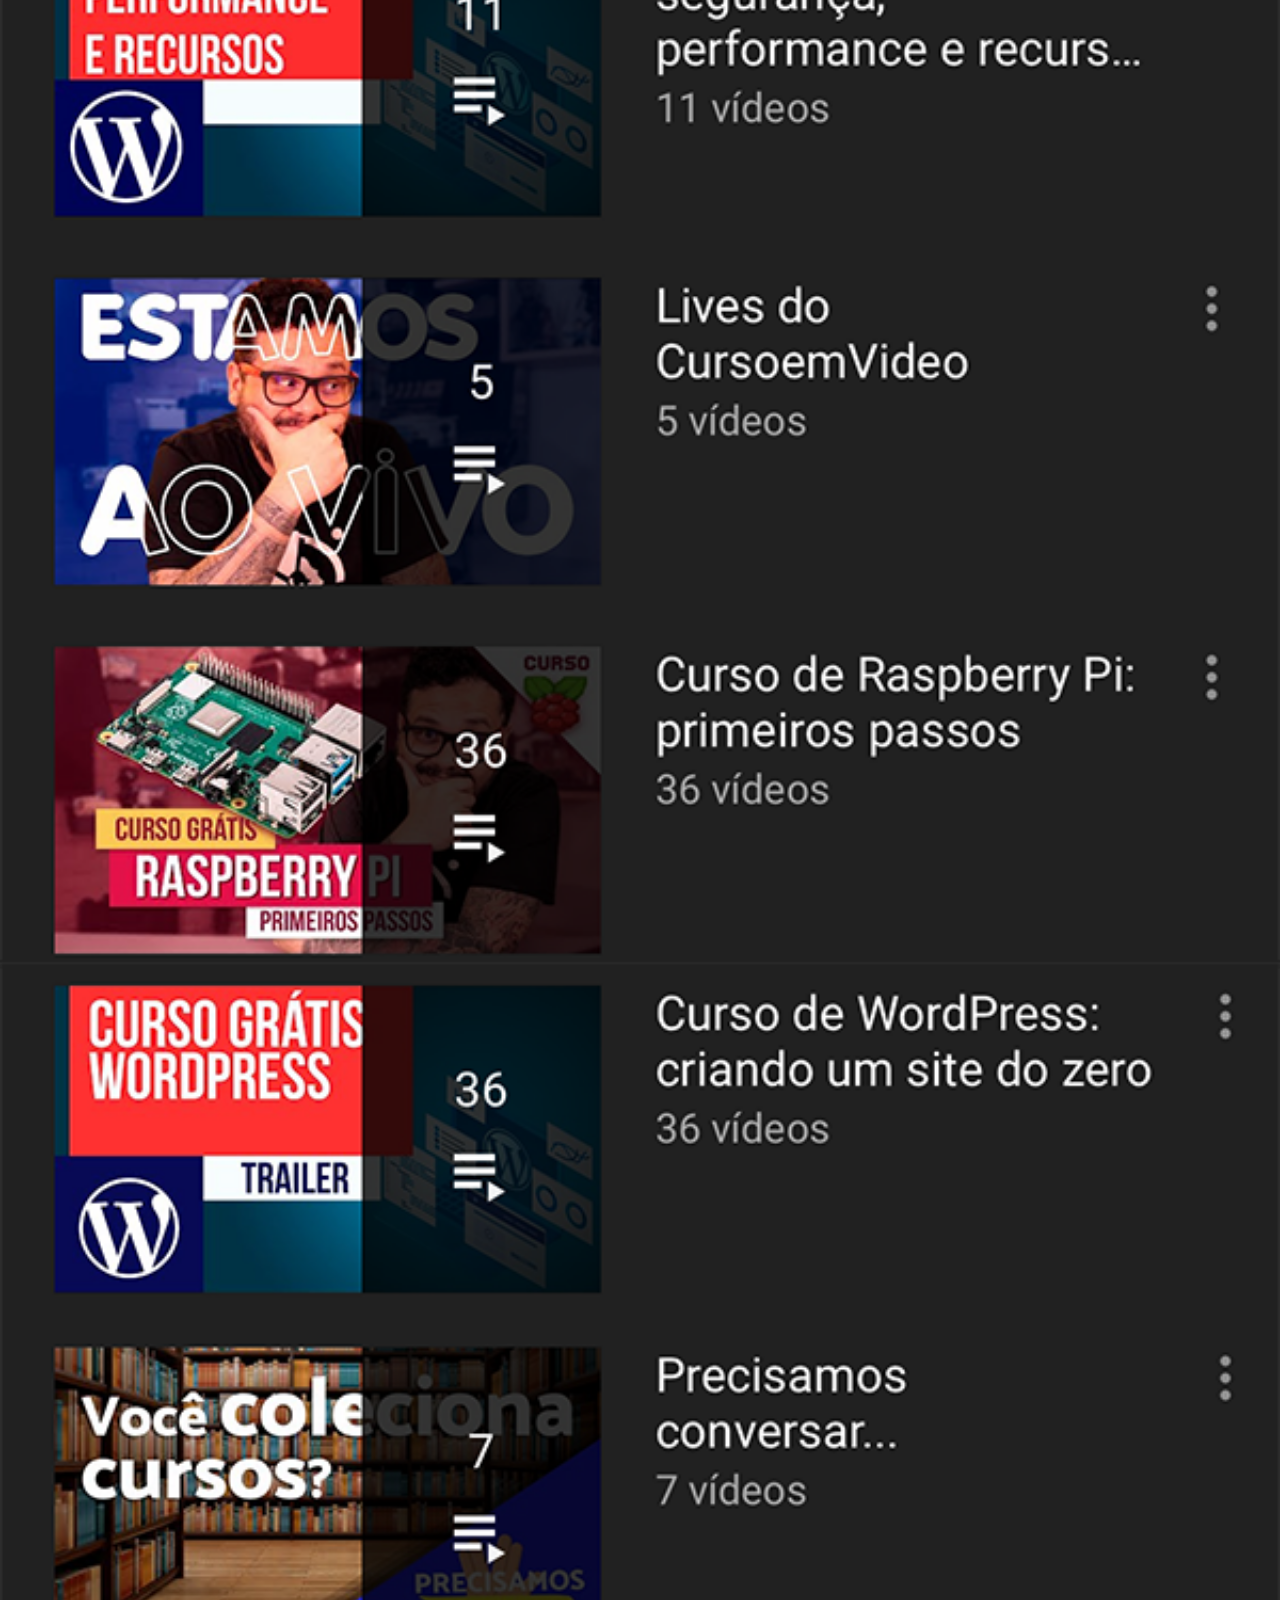
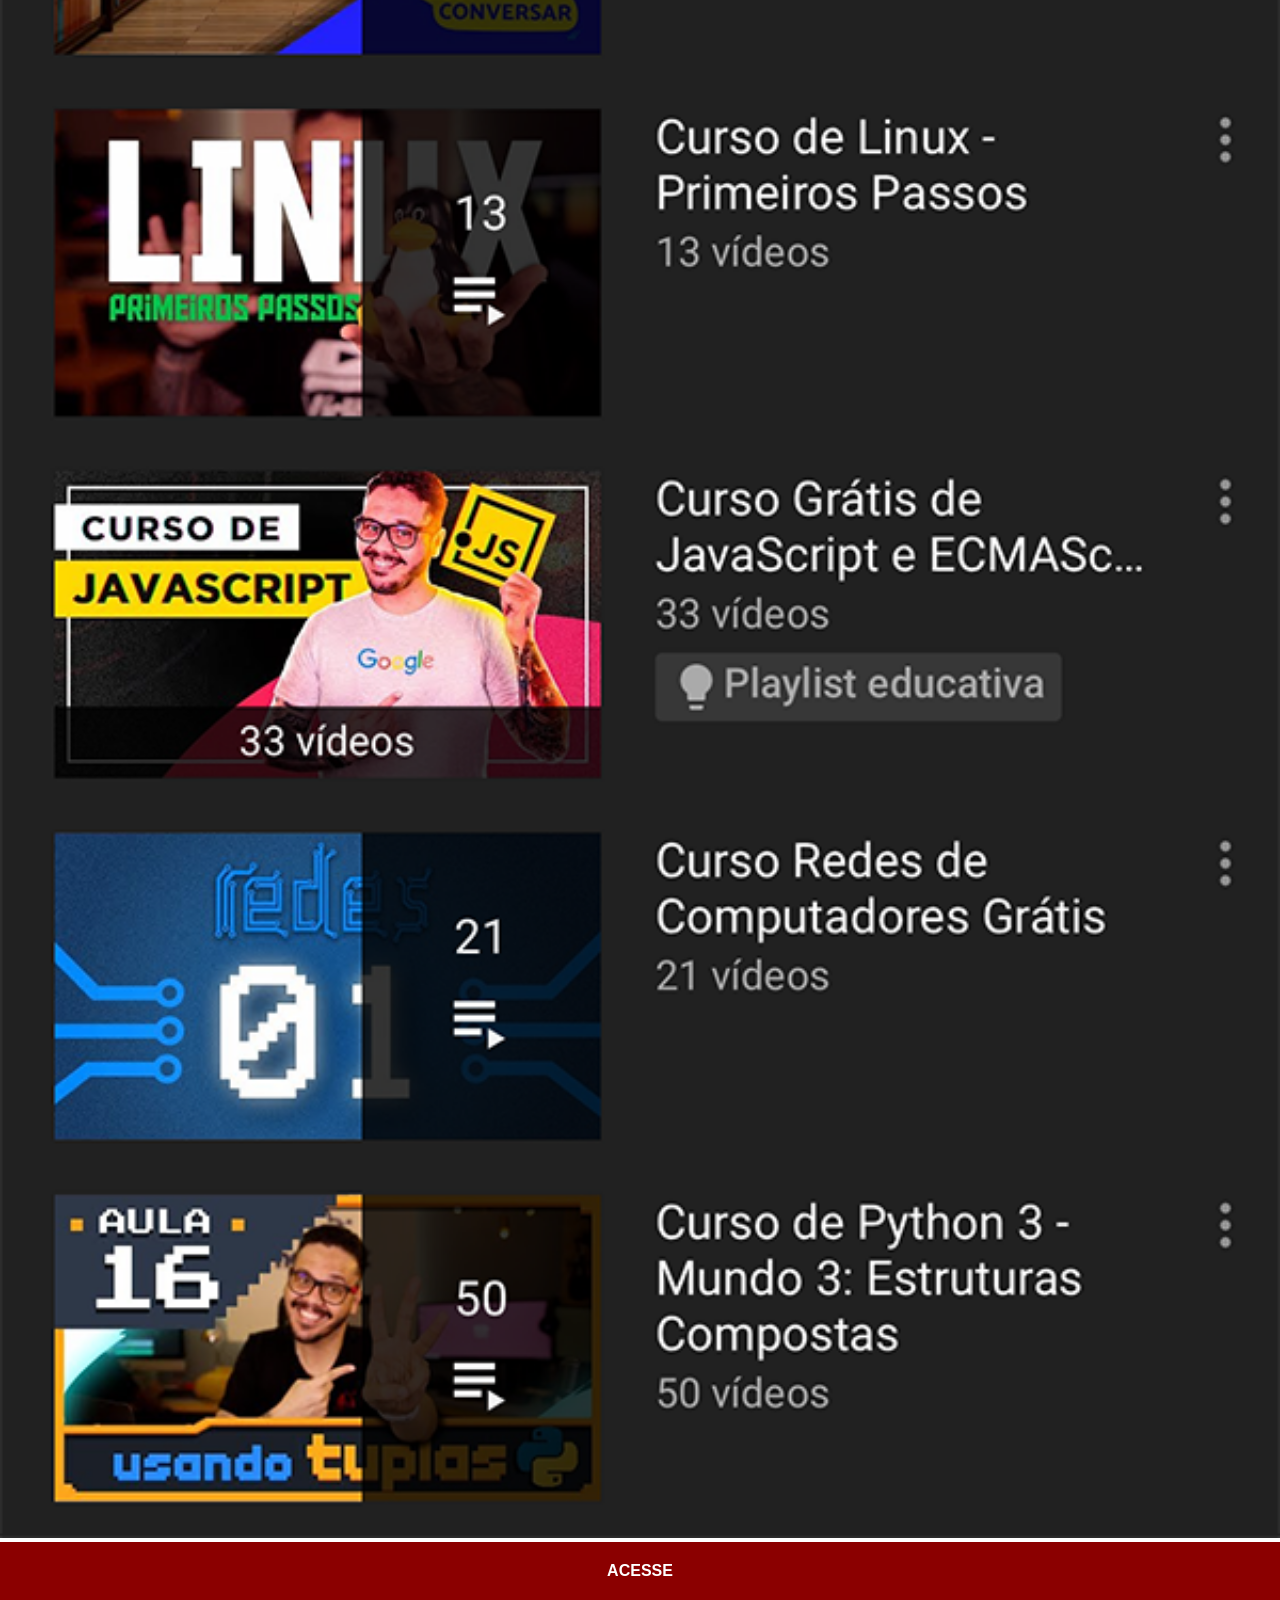
<file: youtube.html>
<!DOCTYPE html>
<html lang="pt-br">
<head>
    <meta charset="UTF-8">
    <meta name="viewport" content="width=device-width, initial-scale=1.0">
    <title>YouTube</title>
    <link rel="stylesheet" href="estilos/social.css">
</head>
<body>
    <img src="imagens/tela-youtube.png" alt="YouTube">
    <a href="https://www.youtube.com/@cursoemvideo/playlists" target="_blank">ACESSE</a>
</body>
</html>
</file>
<file: estilos/style.css>
@charset "UTF-8";

* {
    margin: 0PX;
    padding: 0PX;
    font-family: Arial, Helvetica, sans-serif;
}

html, body {
    height: 100vh;
    width: 100vw;
    background-color: black;
}

body {
    background: url('../imagens/fundo-madeira.jpg') no-repeat top center;
    background-size: cover;
    background-attachment: fixed;
}

main {
    position: relative;
    height: 100vh;
}

section#telefone {
    position: absolute;
    top: 50%;
    left: 50%;
    transform: translate(-50%, -50%);

    height: 627px;
    width: 311px;
    background: url('../imagens/frame-iphone.png') no-repeat;
}

iframe#tela {
    position: absolute;
    top: 80px;
    left: 22px;
    width: 267px;
    height: 471px;
}

section#redes-sociais {
    text-align: right;
}

section#redes-sociais img {
    width: 50px;
    margin: 10px;
    border-radius: 50%;
    box-shadow: 2px 2px 5px rgba(0, 0, 0, 0.400);
    box-sizing: border-box;
}

section#redes-sociais img:hover {
    border: 2px solid rgba(255, 255, 255, 0.550);
    transform: translate(-3px, -3px); /*scale(1.1)*/
    box-shadow: 5px 5px 10px rgba(0, 0, 0, 0.600);
    transition: transform 0.3s, border 0.2s;
}
</file>
<file: estilos/social.css>
@charset "UTF-8";

* {
        margin: 0;
        padding: 0;
        font-family: Arial, Helvetica, sans-serif;
    }

    ::-webkit-scrollbar {
        width: 0px;
        height: 0px;
    }

    img {
        width: 100vw;
    }

    a {
        display: block;
        background-color: darkred;
        color: white;
        padding: 20px;
        text-align: center;
        font-weight: bolder;  
        text-decoration: none;   
    }

    a:hover {
        background-color: red;
    }
</file>
